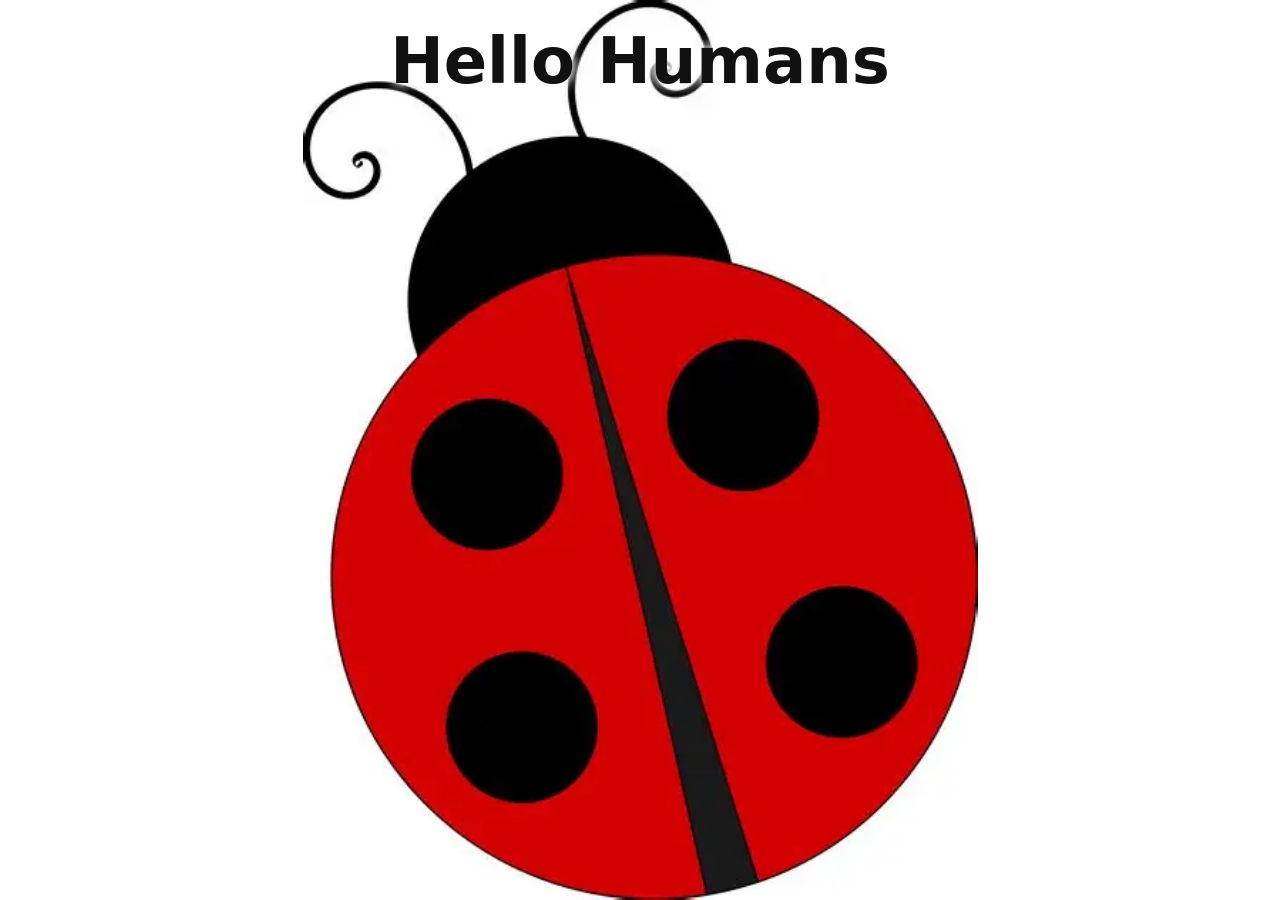
<file: index.html>
<!doctype html>
<html lang="en">
<head>
  <meta charset="utf-8">
  <meta name="viewport" content="width=device-width, initial-scale=1">
  <title>Hello Humans</title>
  <style>
    html, body {
      margin: 0;
      min-height: 100%;
    }
    body {
      min-height: 100vh;
      font-family: system-ui, -apple-system, "Segoe UI", Roboto, sans-serif;
      background: #fff url("OIP.webp") no-repeat center / contain;
    }
    h1 {
      margin: 0;
      padding: 24px 16px;
      text-align: center;
      font-size: clamp(2rem, 6vw, 4rem);
      color: #111;
      text-shadow: 0 0 8px #fff, 0 0 16px #fff;
    }
  </style>
</head>
<body>
  <h1>Hello Humans</h1>
</body>
</html>
</file>
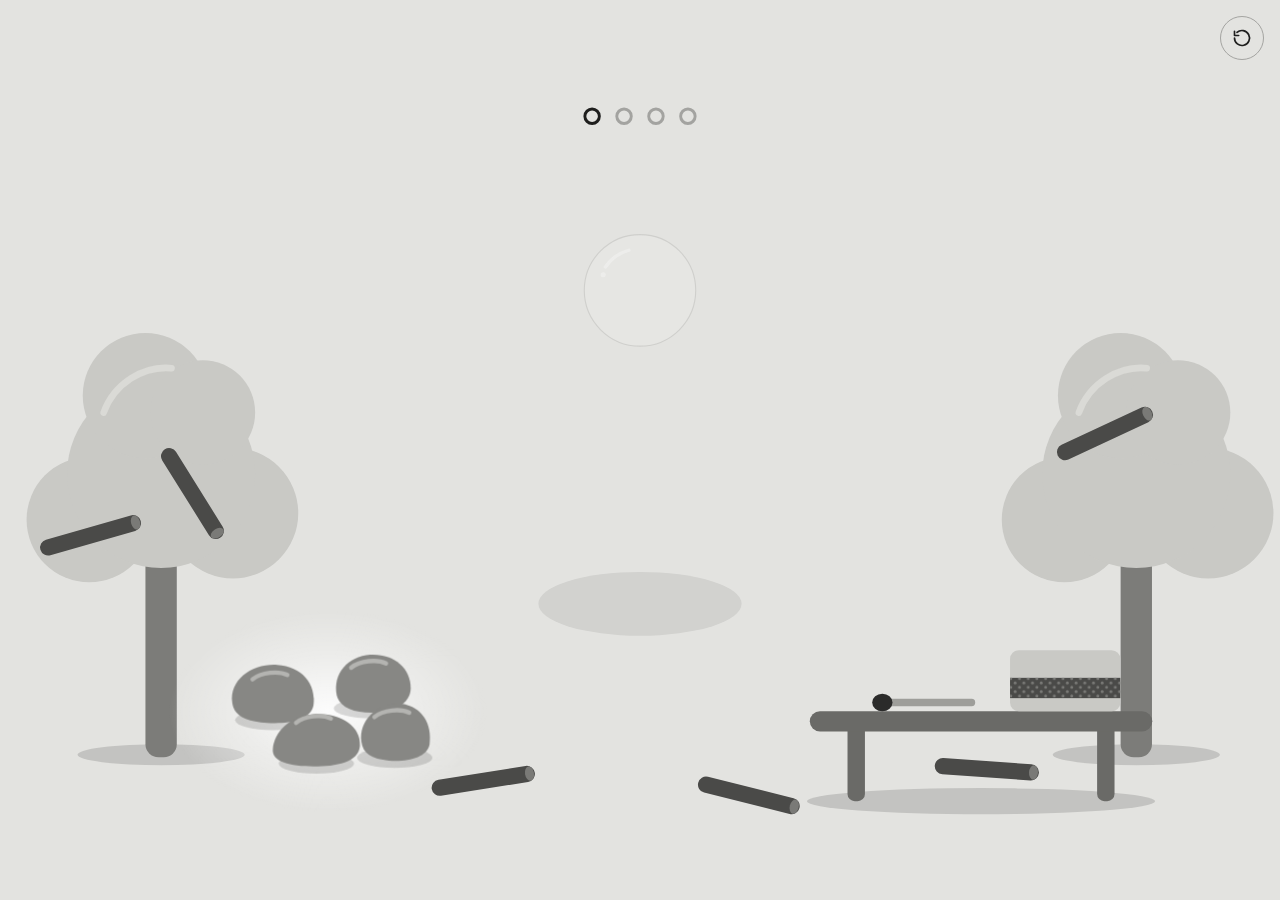
<file: docs/index.html>
<!doctype html>
<html lang="en">
<head>
<meta charset="utf-8">
<meta name="viewport" content="width=device-width,initial-scale=1,viewport-fit=cover">
<title>Campfire at Dusk</title>
<meta name="description" content="A four-step interaction sequence: ring the pit with rocks, gather wood, stack it, strike a match.">
<link rel="stylesheet" href="css/style.css">
</head>
<body>
<div id="wrap">
  <svg id="scene" viewBox="0 0 860 520" role="application" aria-label="Build a campfire at dusk" data-step="-">
    <defs>
      <radialGradient id="g-glow">
        <stop offset="0" class="glow-stop" stop-opacity=".9"/>
        <stop offset=".55" class="glow-stop" stop-opacity=".35"/>
        <stop offset="1" class="glow-stop" stop-opacity="0"/>
      </radialGradient>
      <radialGradient id="g-hole">
        <stop offset="0" stop-color="#000"/>
        <stop offset=".4" stop-color="#262626"/>
        <stop offset="1" stop-color="#fff"/>
      </radialGradient>
      <pattern id="grit" width="6" height="6" patternUnits="userSpaceOnUse">
        <circle class="grit" cx="1.5" cy="1.5" r="1"/><circle class="grit" cx="4.5" cy="4.5" r="1"/>
      </pattern>
      <!-- Dusk overlay is cut away around the fire once it is lit -->
      <mask id="duskMask" maskUnits="userSpaceOnUse" x="-2000" y="-2000" width="5000" height="5000">
        <rect x="-2000" y="-2000" width="5000" height="5000" fill="#fff"/>
        <circle id="duskHole" r="200" fill="url(#g-hole)" opacity="0"/>
      </mask>
    </defs>

    <g id="world">
      <!-- Hiding spots (Wood study) -->
      <g id="treeL"></g>
      <g id="treeR"></g>
      <g id="bench">
        <ellipse class="shadow" cx="0" cy="62" rx="120" ry="9"/>
        <rect class="bench" x="-92" y="6" width="12" height="56" rx="5"/>
        <rect class="bench" x="80" y="6" width="12" height="56" rx="5"/>
        <rect class="bench" x="-118" y="0" width="236" height="14" rx="7"/>
      </g>
      <g id="wildLogs"></g>

      <!-- Fire pit (Rocks + Matches studies) -->
      <g id="pit">
        <g id="sigPit" class="sig"><ellipse cy="-6" rx="140" ry="80" fill="url(#g-glow)"/></g>
        <g id="sigFire" class="sig"><ellipse cy="-20" rx="150" ry="100" fill="url(#g-glow)"/></g>
        <ellipse id="halo" cx="0" cy="-50" rx="190" ry="160" fill="url(#g-glow)" opacity="0"/>
        <ellipse id="pitGlow" cx="0" cy="-6" rx="110" ry="54" fill="url(#g-glow)"/>
        <ellipse class="ash" cx="0" cy="6" rx="70" ry="22"/>
        <g id="slots"></g>
        <g id="pitFx"></g>
      </g>

      <ellipse id="pileGlow" class="off" cx="0" cy="0" rx="110" ry="70" fill="url(#g-glow)"/>
      <g id="rocks"></g>
      <g id="fireLogsWrap"><g id="fireLogs"></g></g>

      <!-- Collection bubble (Wood study) -->
      <g id="bubble">
        <g id="bubbleArt">
          <circle class="glass" r="1"/>
        </g>
        <g id="bagLogs"></g>
        <g id="bubbleFront">
          <path class="glass-hl" d="M-.62,-.42 A.75,.75 0 0 1 -.2,-.72"/>
          <circle class="glass-dot" cx="-.66" cy="-.28" r=".045"/>
        </g>
      </g>

      <!-- Match + striker (Matches study) -->
      <g id="sigMatch" class="sig"><ellipse rx="80" ry="40" fill="url(#g-glow)"/></g>
      <g id="sigStrike" class="sig"><ellipse rx="78" ry="44" fill="url(#g-glow)"/></g>
      <g id="boxWrap"><g id="box">
        <rect class="box" x="-38" y="-21" width="76" height="42" rx="6"/>
        <rect class="strike" x="-38" y="-2" width="76" height="14"/>
        <rect x="-38" y="-2" width="76" height="14" fill="url(#grit)"/>
      </g></g>
      <g id="match">
        <rect x="-80" y="-14" width="100" height="28" fill="transparent"/>
        <rect class="stick" x="-46" y="-2.5" width="64" height="5" rx="2.5"/>
        <ellipse class="head" cx="-46" cy="0" rx="7" ry="6"/>
        <g id="matchFlame" transform="scale(0)"><path class="f1"/><path class="f3"/></g>
      </g>

      <g id="drag"></g>
      <g id="fxWorld"></g>
    </g>

    <rect id="dusk" x="-2000" y="-2000" width="5000" height="5000" mask="url(#duskMask)" opacity="0"/>

    <!-- Light sits above the dusk so the flame stays crisp -->
    <g id="light">
      <g id="bigFlame"><path class="f1"/><path class="f2"/><path class="f3"/></g>
      <g id="embers"></g>
      <g id="lightFx"></g>
    </g>
    <g id="sparks"></g>
    <g id="smoke"></g>
    <g id="progress" role="progressbar" aria-label="Progress" aria-valuemin="0" aria-valuemax="4" aria-valuenow="0"></g>
  </svg>

  <button id="reset" type="button" aria-label="Reset">
    <svg viewBox="0 0 24 24" fill="none" stroke="currentColor" stroke-width="2" stroke-linecap="round" stroke-linejoin="round"><path d="M3 12a9 9 0 1 0 3-6.7"/><path d="M3 4v5h5"/></svg>
  </button>
  <div id="status" class="sr" aria-live="polite"></div>
</div>

<script src="js/engine.js"></script>
<script src="js/fx.js"></script>
<script src="js/scene.js"></script>
<script src="js/rocks.js"></script>
<script src="js/wood.js"></script>
<script src="js/match.js"></script>
<script src="js/flow.js"></script>
</body>
</html>
</file>
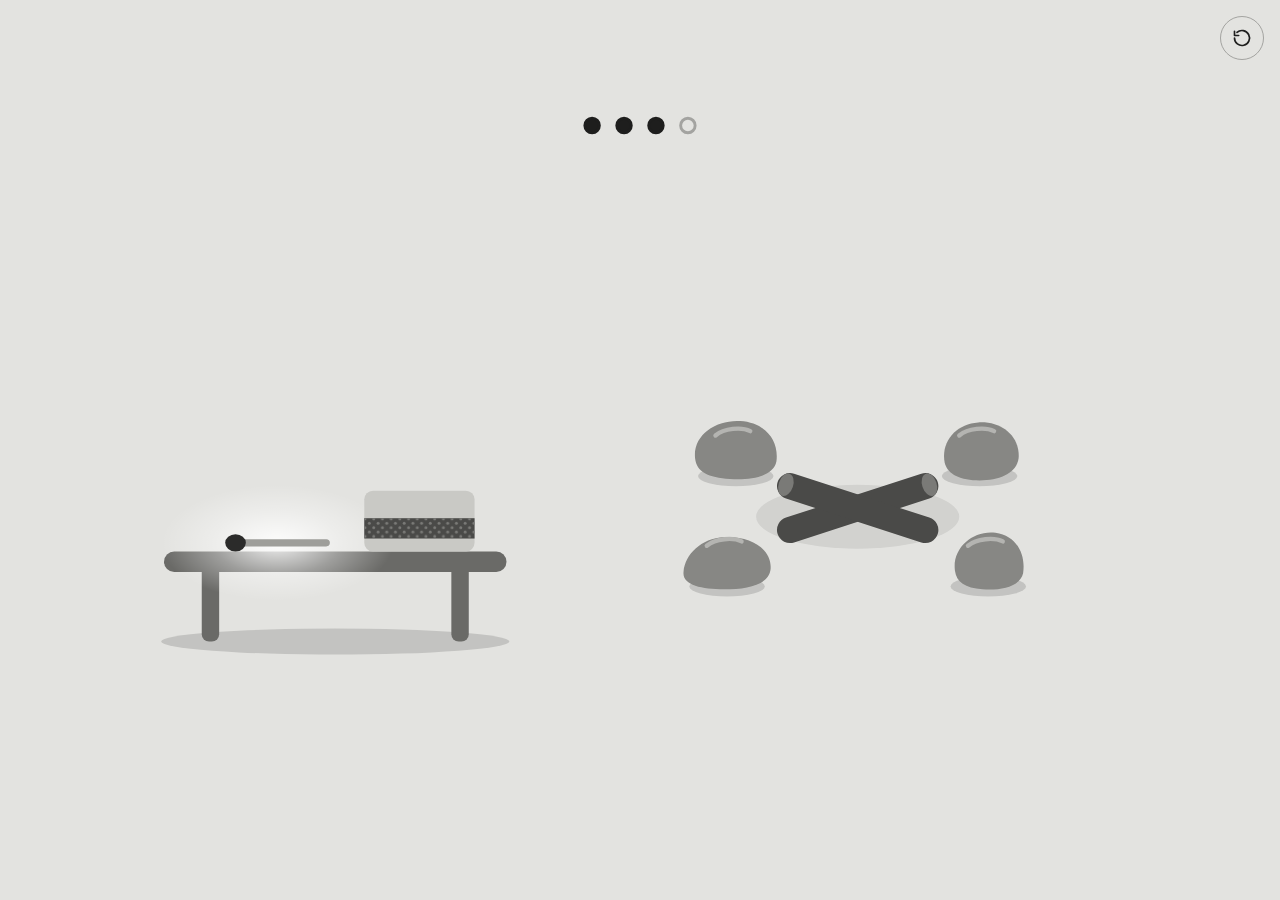
<file: studies/Campfire Matches.html>
<!doctype html><html><head><meta charset=utf8><meta name=viewport content="width=device-width,initial-scale=1,viewport-fit=cover"><style>:root{color-scheme:light;box-sizing:border-box;padding-top:env(safe-area-inset-top,0px);padding-bottom:env(safe-area-inset-bottom,0px)}html{scroll-padding-top:env(safe-area-inset-top,0px)}body{margin:0;padding:0;font:14px -apple-system,BlinkMacSystemFont,sans-serif;background:#fff;color:#000}img{max-width:100%}[hidden]:not([hidden=until-found i]){display:none!important}</style></head><body>
<title>Campfire Matches</title>
<meta name="claude:viewport-fit-sides" content="cover">
<style>
/* Layout: one full-bleed stage; bench with match + striker on the left (below on phones), laid campfire on the right. */
:root{
  --bg:#e3e3e0;
  --ink:#1e1e1d;
  --faint:#a3a3a0;
  --rock:#878784;
  --rock-hi:#b4b4b1;
  --wood:#4a4a48;
  --wood-end:#7a7a77;
  --bench:#6a6a67;
  --box:#c9c9c5;
  --ash:#d2d2cf;
  --shadow:rgba(0,0,0,.14);
  --glow:#ffffff;
  --f1:#2b2b2a; --f2:#6c6c69; --f3:#c6c6c2;
  --stick:#9e9e9a; --head:#2b2b2a;
}
@media (prefers-color-scheme: dark){:root:not([data-theme="light"]){
  --bg:#1a1a1b;--ink:#ececea;--faint:#555556;--rock:#79797b;--rock-hi:#a3a3a5;
  --wood:#59595b;--wood-end:#8a8a8c;--bench:#4a4a4c;--box:#3a3a3c;--ash:#262627;--shadow:rgba(0,0,0,.5);
  --glow:#ffffff;--f1:#efefed;--f2:#a9a9a7;--f3:#5c5c5e;--stick:#8e8e90;--head:#e2e2e0;color-scheme:dark}}
:root[data-theme="dark"]{
  --bg:#1a1a1b;--ink:#ececea;--faint:#555556;--rock:#79797b;--rock-hi:#a3a3a5;
  --wood:#59595b;--wood-end:#8a8a8c;--bench:#4a4a4c;--box:#3a3a3c;--ash:#262627;--shadow:rgba(0,0,0,.5);
  --glow:#ffffff;--f1:#efefed;--f2:#a9a9a7;--f3:#5c5c5e;--stick:#8e8e90;--head:#e2e2e0;color-scheme:dark}

html,body{height:100%}
body{background:var(--bg);color:var(--ink);overflow:hidden;box-sizing:border-box;
  padding-left:max(16px,env(safe-area-inset-left,0px));padding-right:max(16px,env(safe-area-inset-right,0px));padding-block:16px}
#wrap{position:relative;height:100%;width:100%}
#scene{display:block;width:100%;height:100%;touch-action:none;user-select:none;-webkit-user-select:none}

.rk{fill:var(--rock)} .hl{fill:none;stroke:var(--rock-hi);stroke-width:3;stroke-linecap:round}
.shadow{fill:var(--shadow)} .log{fill:var(--wood)} .log-end{fill:var(--wood-end)} .ash{fill:var(--ash)}
.bench{fill:var(--bench)} .box{fill:var(--box)} .strike{fill:var(--wood)} .grit{fill:var(--wood-end)}
.stick{fill:var(--stick)} .head{fill:var(--head)}
.f1{fill:var(--f1)} .f2{fill:var(--f2)} .f3{fill:var(--f3)}
.spark{fill:var(--ink)} .ember{fill:var(--f2)}
.smoke{fill:none;stroke:var(--faint);stroke-width:3;stroke-linecap:round}
.dot{fill:transparent;stroke:var(--faint);stroke-width:2} .dot.on{fill:var(--ink);stroke:var(--ink)}
.ring{fill:none;stroke:var(--ink);stroke-width:2}
.glow-stop{stop-color:var(--glow)}

.sig{opacity:0;transition:opacity .45s ease}
.sig.on{opacity:1}
.sig ellipse{animation:breathe 2.2s ease-in-out infinite;transform-box:fill-box;transform-origin:center}
@keyframes breathe{0%,100%{opacity:.55;transform:scale(.92)}50%{opacity:1;transform:scale(1.08)}}

#match{cursor:grab} #match.held{cursor:grabbing} #match.gone{pointer-events:none}

#reset{position:absolute;top:0;right:0;width:44px;height:44px;border-radius:50%;
  border:1.5px solid var(--faint);background:var(--bg);color:var(--ink);cursor:pointer;
  display:grid;place-items:center;transition:transform .3s cubic-bezier(.3,1.6,.5,1),border-color .2s}
#reset:hover{border-color:var(--ink);transform:rotate(-40deg)}
#reset:focus-visible{outline:2px solid var(--ink);outline-offset:3px}
#reset svg{width:20px;height:20px}
@media (prefers-reduced-motion:reduce){.sig ellipse{animation:none;opacity:.8}}
</style>

<div id="wrap">
  <svg id="scene" viewBox="0 0 860 520" role="img" aria-label="Campfire Matches study">
    <defs>
      <radialGradient id="g-glow">
        <stop offset="0" class="glow-stop" stop-opacity=".9"/>
        <stop offset=".55" class="glow-stop" stop-opacity=".35"/>
        <stop offset="1" class="glow-stop" stop-opacity="0"/>
      </radialGradient>
      <pattern id="grit" width="6" height="6" patternUnits="userSpaceOnUse">
        <circle class="grit" cx="1.5" cy="1.5" r="1"/><circle class="grit" cx="4.5" cy="4.5" r="1"/>
      </pattern>
    </defs>

    <g id="progress"></g>

    <!-- Bench (swap with your bench SVG) -->
    <g id="bench">
      <ellipse class="shadow" cx="0" cy="62" rx="120" ry="9"/>
      <rect class="bench" x="-92" y="6" width="12" height="56" rx="5"/>
      <rect class="bench" x="80" y="6" width="12" height="56" rx="5"/>
      <rect class="bench" x="-118" y="0" width="236" height="14" rx="7"/>
    </g>

    <g id="sigMatch" class="sig"><ellipse rx="80" ry="40" fill="url(#g-glow)"/></g>
    <g id="sigStrike" class="sig"><ellipse rx="78" ry="44" fill="url(#g-glow)"/></g>

    <!-- Matchbox with striker (swap with your matchbox SVG) -->
    <g id="boxWrap"><g id="box">
      <rect class="box" x="-38" y="-21" width="76" height="42" rx="6"/>
      <rect class="strike" x="-38" y="-2" width="76" height="14"/>
      <rect x="-38" y="-2" width="76" height="14" fill="url(#grit)"/>
    </g></g>

    <!-- Campfire, laid (swap with your campfire / rock SVGs) -->
    <g id="fire">
      <g id="sigFire" class="sig"><ellipse cy="-20" rx="150" ry="100" fill="url(#g-glow)"/></g>
      <ellipse id="halo" cx="0" cy="-50" rx="190" ry="160" fill="url(#g-glow)" opacity="0"/>
      <ellipse class="ash" cx="0" cy="6" rx="70" ry="22"/>
      <g id="logs">
        <g transform="rotate(-18)"><rect class="log" x="-58" y="-9" width="116" height="18" rx="9"/><ellipse class="log-end" cx="52" cy="0" rx="5" ry="8"/></g>
        <g transform="rotate(18)"><rect class="log" x="-58" y="-9" width="116" height="18" rx="9"/><ellipse class="log-end" cx="-52" cy="0" rx="5" ry="8"/></g>
      </g>
      <g id="bigFlame"><path class="f1"/><path class="f2"/><path class="f3"/></g>
      <g id="embers"></g>
      <g id="rocks"></g>
      <g id="fx"></g>
    </g>

    <g id="sparks"></g>

    <!-- Match (swap with your match SVG). Local origin = grip point; head at x = -46. -->
    <g id="match">
      <rect x="-80" y="-14" width="100" height="28" fill="transparent"/>
      <rect class="stick" x="-46" y="-2.5" width="64" height="5" rx="2.5"/>
      <ellipse class="head" cx="-46" cy="0" rx="7" ry="6"/>
      <g id="matchFlame" transform="scale(0)"><path class="f1"/><path class="f3"/></g>
    </g>
    <g id="smoke"></g>
  </svg>

  <button id="reset" type="button" aria-label="Reset">
    <svg viewBox="0 0 24 24" fill="none" stroke="currentColor" stroke-width="2" stroke-linecap="round" stroke-linejoin="round"><path d="M3 12a9 9 0 1 0 3-6.7"/><path d="M3 4v5h5"/></svg>
  </button>
</div>

<script>
(() => {
const NS = 'http://www.w3.org/2000/svg';
const $ = id => document.getElementById(id);
const S = $('scene'), wrap = $('wrap');
const reduce = matchMedia('(prefers-reduced-motion: reduce)').matches;
const M = reduce ? 0.35 : 1, F = reduce ? 0.25 : 1;
const el = (tag, a, p) => { const n = document.createElementNS(NS, tag); for (const k in a) n.setAttribute(k, a[k]); p && p.appendChild(n); return n; };

/* ---------- tweens ---------- */
const E = {
  out: t => 1 - Math.pow(1-t, 3),
  inOut: t => t < .5 ? 4*t*t*t : 1 - Math.pow(-2*t+2, 3)/2,
  back: t => { const c = 1.9; return 1 + (c+1)*Math.pow(t-1,3) + c*Math.pow(t-1,2); },
  elastic: t => t === 0 || t === 1 ? t : Math.pow(2,-10*t)*Math.sin((t*10-.75)*(2*Math.PI/3)) + 1,
  bounce: t => { const n=7.5625,d=2.75; if(t<1/d) return n*t*t; if(t<2/d) return n*(t-=1.5/d)*t+.75; if(t<2.5/d) return n*(t-=2.25/d)*t+.9375; return n*(t-=2.625/d)*t+.984375; },
};
let tweens = [];
function tween(o, to, dur, ease = E.out, opts = {}) {
  const keys = Object.keys(to);
  tweens = tweens.filter(w => !(w.o === o && w.keys.some(k => keys.includes(k))));
  const from = {}; keys.forEach(k => from[k] = o[k]);
  tweens.push({ o, keys, from, to, dur: Math.max(1, dur*M), t0: performance.now(), ease, done: opts.done, update: opts.update });
}
function stepTweens(now) {
  const fin = [];
  for (const w of tweens) {
    const t = Math.min(1, (now - w.t0) / w.dur), e = w.ease(t);
    for (const k of w.keys) w.o[k] = w.from[k] + (w.to[k] - w.from[k]) * e;
    w.update && w.update(t, e);
    if (t >= 1) fin.push(w);
  }
  if (fin.length) { tweens = tweens.filter(w => !fin.includes(w)); fin.forEach(w => w.done && w.done()); }
}

/* ---------- ribbon flame: layered, wavy outlines ---------- */
function flameD(h, w, t, seed, sway) {
  const N = 22, L = [], R = [];
  for (let i = 0; i <= N; i++) {
    const v = i / N, y = -h * v;
    const c = sway * v * (Math.sin(t*3.1 + v*4 + seed) + 0.35*Math.sin(t*7.3 + v*9 + seed*2));
    const prof = w * Math.pow(1 - v, 0.85) * Math.min(1, 0.45 + v*2.6);
    const ripple = 1 + 0.1*Math.sin(t*11 + v*12 + seed);
    L.push([c - prof/2*ripple, y]); R.push([c + prof/2*(2 - ripple), y]);
  }
  const pts = L.concat(R.reverse());
  return 'M' + pts.map(p => p[0].toFixed(1) + ',' + p[1].toFixed(1)).join(' L') + 'Z';
}

/* ---------- static pieces ---------- */
const SLOT_OFF = [[-84,-40],[84,-40],[-90,36],[90,36]];
const ROCK_D = [
 "M-28,6 C-30,-10 -14,-21 3,-20 C20,-19 30,-7 28,8 C26,18 11,21 -4,20 C-19,19 -27,15 -28,6Z",
 "M-24,9 C-27,-6 -16,-18 -1,-19 C15,-20 27,-10 27,4 C27,15 15,21 0,21 C-13,21 -22,17 -24,9Z",
 "M-30,8 C-29,-4 -18,-15 -2,-16 C16,-17 31,-8 30,6 C29,17 14,20 -2,20 C-18,20 -31,17 -30,8Z",
 "M-23,7 C-25,-9 -10,-21 5,-19 C19,-17 26,-5 24,9 C22,18 9,21 -4,20 C-16,19 -22,15 -23,7Z"];
const rocks = ROCK_D.map((d, i) => {
  const g = el('g', {}, $('rocks')), [x, y] = SLOT_OFF[i];
  const sh = el('ellipse', {class:'shadow', cx:x, cy:y+18, rx:26, ry:7}, g);
  const b = el('g', {}, g);
  el('path', {class:'rk', d}, b); el('path', {class:'hl', d:'M-14,-10 C-8,-15 4,-16 10,-13'}, b);
  return { b, x, y, lift:0, sx:1, sy:1 };
});
const dots = [0,1,2,3].map(i => ({ c: el('circle', {class:'dot', r:5, cx:(i-1.5)*22, cy:0}, $('progress')), s:1 }));

/* ---------- layout ---------- */
let W, H, fire, bench, box, home;
function layout() {
  const r = wrap.clientWidth / Math.max(1, wrap.clientHeight);
  if (r < 0.95) { W = 440; H = 760; fire = {x:220,y:310}; bench = {x:220,y:610}; }
  else { W = 860; H = 520; fire = {x:580,y:300}; bench = {x:220,y:330}; }
  box = { x: bench.x + 58, y: bench.y - 21 };
  home = { x: bench.x - 22, y: bench.y - 6 };
  S.setAttribute('viewBox', `0 0 ${W} ${H}`);
  $('fire').setAttribute('transform', `translate(${fire.x},${fire.y})`);
  $('bench').setAttribute('transform', `translate(${bench.x},${bench.y})`);
  $('sigMatch').setAttribute('transform', `translate(${home.x - 18},${home.y})`);
  $('sigStrike').setAttribute('transform', `translate(${box.x},${box.y + 4})`);
  $('progress').setAttribute('transform', `translate(${W/2},${Math.max(34, H*0.07)})`);
  if (!m.held && !m.moving && !m.gone) { m.x = home.x; m.y = home.y; }
}

/* ---------- state ---------- */
const m = { x:0, y:0, lift:0, base:0, lean:0, sx:1, sy:1, op:1, px:0, py:0, tx:0, ty:0, ox:0, oy:0,
            held:false, moving:false, gone:false, lit:false, fl:0, rub:0, hx:0, hy:0 };
const bx = { j:0, s:1 };            // matchbox jiggle
const logs = { r:0 };               // logs "no" wobble
const fireS = { s:0, h:0 };         // campfire flame scale + halo
let done = false, lastNo = 0;
const matchEl = $('match');

/* ---------- particles ---------- */
const sparks = [], embers = [];
function spark(x, y, n, spd = 3) {
  for (let k = 0; k < n; k++) {
    const a = -Math.PI/2 + (Math.random() - .5) * 2.4, v = spd * (0.5 + Math.random());
    sparks.push({ x, y, vx: Math.cos(a)*v, vy: Math.sin(a)*v, life: 1, r: 1.5 + Math.random()*2.2,
                  n: el('circle', {class:'spark'}, $('sparks')) });
  }
}
function ring(x, y, r0, parent) {
  const e = el('ellipse', {class:'ring', cx:x, cy:y}, parent), o = {k:0};
  tween(o, {k:1}, 560, E.out, { update: (t, v) => { e.setAttribute('rx', r0 + v*r0*1.4); e.setAttribute('ry', (r0 + v*r0*1.4)*.45); e.setAttribute('opacity', .7*(1-v)); }, done: () => e.remove() });
}

/* ---------- interaction ---------- */
function toSvg(e) { const p = S.createSVGPoint(); p.x = e.clientX; p.y = e.clientY; return p.matrixTransform(S.getScreenCTM().inverse()); }
matchEl.addEventListener('pointerdown', e => {
  if (m.moving || m.gone || done) return;
  e.preventDefault(); matchEl.setPointerCapture(e.pointerId);
  m.held = true; matchEl.classList.add('held');
  const p = toSvg(e); m.ox = m.x - p.x; m.oy = m.y - p.y; m.tx = m.x; m.ty = m.y; m.px = m.x; m.py = m.y;
  // On contact: pop + squash, tip head up
  tween(m, {sx:1.18, sy:0.75}, 90, E.out, { done: () => tween(m, {sx:1, sy:1}, 600, E.elastic) });
  tween(m, {lift:16}, 320, E.back);
  tween(m, {base:-32}, 520, E.elastic);
});
matchEl.addEventListener('pointerenter', () => { if (!m.held && !m.moving && !m.gone && !done) tween(m, {lift:6}, 240, E.back); });
matchEl.addEventListener('pointerleave', () => { if (!m.held && !m.moving && !m.gone && !done) tween(m, {lift:0}, 260); });
S.addEventListener('pointermove', e => {
  if (!m.held) return;
  const p = toSvg(e); m.tx = p.x + m.ox; m.ty = p.y + m.oy;
});
function release() {
  if (!m.held) return;
  m.held = false; matchEl.classList.remove('held');
  sendHome();
}
S.addEventListener('pointerup', release);
S.addEventListener('pointercancel', release);

function sendHome() {
  // Incorrect input: bounce back to the bench, wiggle "no"
  m.moving = true;
  const l0 = m.lift;
  tween(m, {base:0}, 520, E.out);
  tween(m, {x:home.x, y:home.y}, 560, E.out, {
    update: t => { m.lift = l0*(1-t) + Math.sin(Math.PI*t)*60; },
    done: () => {
      m.lift = 0; m.moving = false;
      tween(m, {sx:1.22, sy:0.78}, 80, E.out, { done: () => tween(m, {sx:1, sy:1}, 600, E.elastic) });
      const w = {v:0}; tween(w, {v:1}, 520, x => x, { update: t => { m.lean = Math.sin(t*Math.PI*4) * 10 * (1-t); } });
    } });
}

function ignite() {
  m.lit = true; m.rub = 0;
  tween(m, {fl:1}, 700, E.elastic);
  spark(m.hx, m.hy, 16, 4.5);
  tween(bx, {s:1.15}, 90, E.out, { done: () => tween(bx, {s:1}, 600, E.elastic) });
}

function lightFire() {
  done = true; m.held = false; m.gone = true; matchEl.classList.remove('held'); matchEl.classList.add('gone');
  const tx = fire.x, ty = fire.y - 14;
  tween(m, {x: tx + 46*Math.cos(m.base*Math.PI/180), y: ty + 46*Math.sin(m.base*Math.PI/180), lift:0}, 280, E.inOut, {
    done: () => {
      tween(m, {op:0, sx:.6, sy:.6, fl:0}, 320, E.out);
      puffSmoke(tx, ty - 10);
      tween(fireS, {s:1}, 1300, E.elastic);
      tween(fireS, {h:1}, 900, E.out);
      ring(0, 4, 50, $('fx'));
      spark(tx, ty - 20, 22, 5);
      // Completion: last dot fills, rocks hop in a wave
      const d = dots[3]; d.c.classList.add('on'); d.s = .2; tween(d, {s:1}, 700, E.elastic);
      rocks.forEach((r, i) => setTimeout(() => { if (!done) return;
        tween(r, {lift:16}, 170, E.out, { done: () => tween(r, {lift:0}, 520, E.bounce) }); }, (180 + i*90)*M));
    } });
}
function puffSmoke(x, y) {
  for (let k = 0; k < 2; k++) {
    const p = el('path', {class:'smoke'}, $('smoke')), o = {k:0}, off = k ? 12 : -10;
    tween(o, {k:1}, 1400, E.out, { update: (t, v) => {
      let d = ''; for (let i = 0; i <= 12; i++) { const s = i/12, yy = y - s*70*v - 10*v;
        const xx = x + off + Math.sin(s*6 + v*5 + k)*10*s; d += (i ? ' L' : 'M') + xx.toFixed(1) + ',' + yy.toFixed(1); }
      p.setAttribute('d', d); p.setAttribute('opacity', .8*(1-v)); }, done: () => p.remove() });
  }
}

/* ---------- reset ---------- */
function reset() {
  tweens = []; done = false;
  sparks.splice(0).forEach(s => s.n.remove()); embers.splice(0).forEach(e => e.n.remove());
  $('smoke').innerHTML = ''; $('fx').innerHTML = '';
  Object.assign(m, { held:false, moving:false, gone:false, lit:false, fl:0, rub:0, op:1, base:0, lean:0, sx:1, sy:1, lift:0 });
  matchEl.classList.remove('held', 'gone');
  fireS.s = 0; fireS.h = 0; bx.s = 1; logs.r = 0;
  rocks.forEach(r => r.lift = 0);
  dots.forEach((d, i) => { d.s = 1; d.c.classList.toggle('on', i < 3); });
  entrance();
}
$('reset').addEventListener('click', reset);

/* Signifier: the match drops onto the bench */
function entrance() {
  m.moving = true; m.x = home.x; m.y = home.y - 170; m.base = -60;
  tween(m, {base:0}, 900, E.elastic);
  tween(m, {y: home.y}, 760, E.bounce, { done: () => { m.moving = false;
    tween(m, {sx:1.2, sy:.8}, 70, E.out, { done: () => tween(m, {sx:1, sy:1}, 500, E.elastic) }); } });
}

/* ---------- frame ---------- */
const bigP = [...$('bigFlame').children], smallP = [...$('matchFlame').children];
function frame(now) {
  stepTweens(now);
  const t = now / 1000;

  if (m.held) {
    m.x += (m.tx - m.x) * 0.3; m.y += (m.ty - m.y) * 0.3;
    const vx = m.x - m.px; m.px = m.x; m.py = m.y;
    const target = Math.max(-28, Math.min(28, vx * 2));
    m.lean += (target - m.lean) * 0.2;
    if (!reduce) m.lift = 16 + Math.sin(t*5.5) * 3;
  }
  const rot = (m.base + m.lean) * Math.PI / 180;
  const hxp = m.hx, hyp = m.hy;
  m.hx = m.x - 46*Math.cos(rot); m.hy = m.y - m.lift - 46*Math.sin(rot);

  if (m.held && !done) {
    if (!m.lit) {
      // During: head rubbing across the striker throws sparks
      const inStrike = m.hx > box.x - 52 && m.hx < box.x + 52 && m.hy > box.y - 16 && m.hy < box.y + 26;
      const d = Math.hypot(m.hx - hxp, m.hy - hyp);
      if (inStrike && d > 0.6) {
        m.rub += d;
        if (Math.random() < Math.min(1, d / 6)) spark(m.hx, m.hy, 1 + (d > 8 ? 2 : 0), 2.4);
        bx.j = Math.min(3, d * 0.4);
        if (m.rub > 110) ignite();
      } else { m.rub *= 0.985; bx.j *= 0.8; }
    } else {
      bx.j *= 0.8;
    }
    // Contact with the fire
    const fd = Math.hypot(m.hx - fire.x, m.hy - (fire.y - 8));
    if (fd < 70) {
      if (m.lit) lightFire();
      else if (now - lastNo > 900) {
        lastNo = now; const w = {v:0};
        tween(w, {v:1}, 500, x => x, { update: tt => { logs.r = Math.sin(tt*Math.PI*4) * 5 * (1-tt); } });
      }
    }
  } else bx.j *= 0.8;

  // match
  matchEl.setAttribute('transform', `translate(${m.x},${m.y - m.lift}) rotate(${m.base + m.lean}) scale(${m.sx},${m.sy})`);
  matchEl.setAttribute('opacity', m.op);
  const fl = m.fl;
  $('matchFlame').setAttribute('transform', `translate(-50,-2) rotate(${-(m.base + m.lean)}) scale(${fl})`);
  if (fl > 0.001) { smallP[0].setAttribute('d', flameD(30, 17, t*1.6*F, 1, 4*F)); smallP[1].setAttribute('d', flameD(15, 8, t*1.9*F, 2, 2*F)); }

  // matchbox jiggle
  const jx = (Math.random() - .5) * bx.j, jy = (Math.random() - .5) * bx.j;
  $('boxWrap').setAttribute('transform', `translate(${box.x + jx},${box.y + jy}) scale(${bx.s})`);

  // logs wobble
  $('logs').setAttribute('transform', `rotate(${logs.r})`);

  // campfire flame (layered ribbons)
  if (fireS.s > 0.001) {
    const s = fireS.s;
    bigP[0].setAttribute('d', flameD(150*s, 96*s, t*F, 0, 14*F*s));
    bigP[1].setAttribute('d', flameD(112*s, 66*s, t*1.2*F, 1.7, 10*F*s));
    bigP[2].setAttribute('d', flameD(70*s, 36*s, t*1.45*F, 3.1, 6*F*s));
    if (!reduce && Math.random() < 0.18 * s && embers.length < 18)
      embers.push({ x:(Math.random()-.5)*40, y:-30, vy:-(0.8+Math.random()*1.1), ph:Math.random()*6, life:1, n: el('circle', {class:'ember'}, $('embers')) });
  } else bigP.forEach(p => p.setAttribute('d', ''));
  $('halo').setAttribute('opacity', fireS.h * (0.85 + 0.15*F*Math.sin(t*7)));

  for (let i = embers.length - 1; i >= 0; i--) {
    const e = embers[i]; e.y += e.vy; e.life -= 0.012;
    e.n.setAttribute('cx', e.x + Math.sin(t*3 + e.ph + e.y*0.04) * 10); e.n.setAttribute('cy', e.y);
    e.n.setAttribute('r', 2.6 * e.life); e.n.setAttribute('opacity', e.life);
    if (e.life <= 0) { e.n.remove(); embers.splice(i, 1); }
  }
  for (let i = sparks.length - 1; i >= 0; i--) {
    const s = sparks[i]; s.x += s.vx; s.y += s.vy; s.vy += 0.16; s.vx *= 0.97; s.life -= 0.035;
    s.n.setAttribute('cx', s.x); s.n.setAttribute('cy', s.y); s.n.setAttribute('r', s.r * s.life);
    if (s.life <= 0) { s.n.remove(); sparks.splice(i, 1); }
  }

  // rocks
  rocks.forEach(r => r.b.setAttribute('transform', `translate(${r.x},${r.y - r.lift}) scale(${r.sx},${r.sy})`));
  dots.forEach(d => { const cx = d.c.getAttribute('cx'); d.c.setAttribute('transform', `translate(${cx},0) scale(${d.s}) translate(${-cx},0)`); });

  // signifiers
  $('sigMatch').classList.toggle('on', !m.held && !m.moving && !done && !m.gone);
  $('sigStrike').classList.toggle('on', m.held && !m.lit && !done);
  $('sigFire').classList.toggle('on', m.lit && !done);

  requestAnimationFrame(frame);
}

layout();
dots.forEach((d, i) => d.c.classList.toggle('on', i < 3));
new ResizeObserver(layout).observe(wrap);
entrance();
requestAnimationFrame(frame);
})();
</script>

</body></html>
</file>
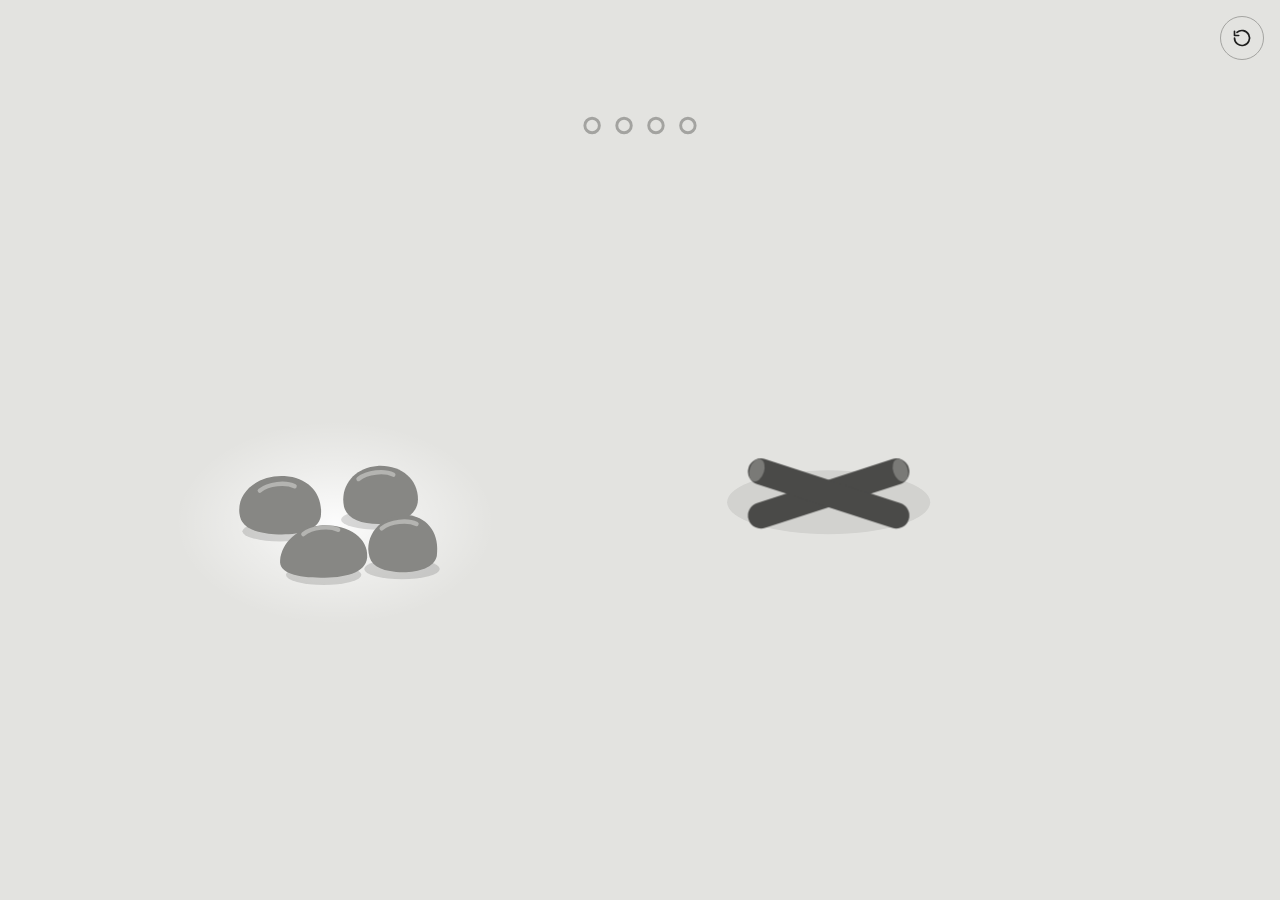
<file: studies/Campfire Rocks.html>
<!doctype html><html><head><meta charset=utf8><meta name=viewport content="width=device-width,initial-scale=1,viewport-fit=cover"><style>:root{color-scheme:light;box-sizing:border-box;padding-top:env(safe-area-inset-top,0px);padding-bottom:env(safe-area-inset-bottom,0px)}html{scroll-padding-top:env(safe-area-inset-top,0px)}body{margin:0;padding:0;font:14px -apple-system,BlinkMacSystemFont,sans-serif;background:#fff;color:#000}img{max-width:100%}[hidden]:not([hidden=until-found i]){display:none!important}</style></head><body>
<title>Campfire Rocks</title>
<meta name="claude:viewport-fit-sides" content="cover">
<style>
/* Layout: one full-bleed stage; fire on the right (or top on phones), rock pile left (or below). */
:root{
  --bg:#e3e3e0;
  --ink:#1e1e1d;
  --faint:#a3a3a0;
  --rock:#878784;
  --rock-hi:#b4b4b1;
  --wood:#4a4a48;
  --wood-end:#7a7a77;
  --ash:#d2d2cf;
  --shadow:rgba(0,0,0,.14);
  --glow:#ffffff;
  --flame:#2b2b2a;
  --flame-in:#9a9a97;
}
@media (prefers-color-scheme: dark){:root:not([data-theme="light"]){
  --bg:#1a1a1b;--ink:#ececea;--faint:#555556;--rock:#79797b;--rock-hi:#a3a3a5;
  --wood:#59595b;--wood-end:#8a8a8c;--ash:#262627;--shadow:rgba(0,0,0,.5);
  --glow:#ffffff;--flame:#ededeb;--flame-in:#9c9c9a;color-scheme:dark}}
:root[data-theme="dark"]{
  --bg:#1a1a1b;--ink:#ececea;--faint:#555556;--rock:#79797b;--rock-hi:#a3a3a5;
  --wood:#59595b;--wood-end:#8a8a8c;--ash:#262627;--shadow:rgba(0,0,0,.5);
  --glow:#ffffff;--flame:#ededeb;--flame-in:#9c9c9a;color-scheme:dark}

html,body{height:100%}
body{background:var(--bg);color:var(--ink);overflow:hidden;
  padding-left:max(16px,env(safe-area-inset-left,0px));padding-right:max(16px,env(safe-area-inset-right,0px));
  padding-block:16px;box-sizing:border-box}
#wrap{position:relative;height:100%;width:100%}
#scene{display:block;width:100%;height:100%;touch-action:none;user-select:none;-webkit-user-select:none}
.rk-body{cursor:grab}
.rk-body.dragging{cursor:grabbing}
.placed .rk-body{cursor:default}
.rk{fill:var(--rock)}
.hl{fill:none;stroke:var(--rock-hi);stroke-width:3;stroke-linecap:round}
.shadow{fill:var(--shadow)}
.log{fill:var(--wood)}
.log-end{fill:var(--wood-end)}
.ash{fill:var(--ash)}
.slot{fill:none;stroke:var(--faint);stroke-width:2;stroke-dasharray:5 6}
#slots{opacity:0;transition:opacity .35s ease}
#slots.show{opacity:1}
.dot{fill:transparent;stroke:var(--faint);stroke-width:2}
.dot.on{fill:var(--ink);stroke:var(--ink)}
.puff{fill:none;stroke:var(--ink);stroke-width:2}
.flame-o{fill:var(--flame)}
.flame-i{fill:var(--flame-in)}
.glow-stop{stop-color:var(--glow)}
#pileGlow{animation:breathe 2.4s ease-in-out infinite;transform-box:fill-box;transform-origin:center}
#pileGlow.off{animation:none;opacity:0;transition:opacity .5s}
@keyframes breathe{0%,100%{opacity:.55;transform:scale(.94)}50%{opacity:1;transform:scale(1.06)}}

#reset{position:absolute;top:0;right:0;width:44px;height:44px;border-radius:50%;
  border:1.5px solid var(--faint);background:var(--bg);color:var(--ink);cursor:pointer;
  display:grid;place-items:center;transition:transform .3s cubic-bezier(.3,1.6,.5,1),border-color .2s}
#reset:hover{border-color:var(--ink);transform:rotate(-40deg)}
#reset:focus-visible{outline:2px solid var(--ink);outline-offset:3px}
#reset svg{width:20px;height:20px}
@media (prefers-reduced-motion:reduce){#pileGlow{animation:none;opacity:.8}}
</style>

<div id="wrap">
  <svg id="scene" viewBox="0 0 860 520" aria-label="Campfire Rocks study" role="img">
    <defs>
      <radialGradient id="g-glow">
        <stop offset="0" class="glow-stop" stop-opacity=".9"/>
        <stop offset=".55" class="glow-stop" stop-opacity=".35"/>
        <stop offset="1" class="glow-stop" stop-opacity="0"/>
      </radialGradient>
    </defs>

    <!-- Progress -->
    <g id="progress"></g>

    <!-- Campfire (swap with your campfire SVG) -->
    <g id="fire">
      <ellipse id="halo" cx="0" cy="-30" rx="170" ry="130" fill="url(#g-glow)" opacity="0"/>
      <ellipse class="ash" cx="0" cy="6" rx="70" ry="22"/>
      <g id="slots"></g>
      <g id="logs">
        <g transform="rotate(-18)">
          <rect class="log" x="-58" y="-9" width="116" height="18" rx="9"/>
          <ellipse class="log-end" cx="52" cy="0" rx="5" ry="8"/>
        </g>
        <g transform="rotate(18)">
          <rect class="log" x="-58" y="-9" width="116" height="18" rx="9"/>
          <ellipse class="log-end" cx="-52" cy="0" rx="5" ry="8"/>
        </g>
      </g>
      <g id="flame" transform="scale(0)">
        <path class="flame-o" d="M0,0 C-30,0 -38,-30 -22,-58 C-16,-70 -10,-80 -8,-96 C4,-80 26,-66 30,-38 C34,-14 22,0 0,0Z"/>
        <path class="flame-i" d="M0,0 C-14,0 -18,-16 -10,-32 C-6,-40 -2,-46 0,-56 C8,-44 16,-34 16,-20 C16,-8 10,0 0,0Z"/>
      </g>
      <g id="fx"></g>
    </g>

    <!-- Rock pile signifier -->
    <ellipse id="pileGlow" cx="0" cy="0" rx="110" ry="70" fill="url(#g-glow)"/>

    <!-- Rocks (swap paths with your rock SVGs) -->
    <g id="rocks"></g>
  </svg>

  <button id="reset" type="button" aria-label="Reset">
    <svg viewBox="0 0 24 24" fill="none" stroke="currentColor" stroke-width="2" stroke-linecap="round" stroke-linejoin="round"><path d="M3 12a9 9 0 1 0 3-6.7"/><path d="M3 4v5h5"/></svg>
  </button>
</div>

<script>
(() => {
const NS = 'http://www.w3.org/2000/svg';
const S = document.getElementById('scene');
const wrap = document.getElementById('wrap');
const fireG = document.getElementById('fire');
const flameG = document.getElementById('flame');
const halo = document.getElementById('halo');
const slotsG = document.getElementById('slots');
const fxG = document.getElementById('fx');
const rocksG = document.getElementById('rocks');
const pileGlow = document.getElementById('pileGlow');
const progG = document.getElementById('progress');
const reduce = matchMedia('(prefers-reduced-motion: reduce)').matches;
const M = reduce ? 0.35 : 1; // duration multiplier

const el = (tag, attrs, parent) => { const n = document.createElementNS(NS, tag);
  for (const k in attrs) n.setAttribute(k, attrs[k]); if (parent) parent.appendChild(n); return n; };

/* ---------- easing + tweens ---------- */
const E = {
  out: t => 1 - Math.pow(1 - t, 3),
  inOut: t => t < .5 ? 4*t*t*t : 1 - Math.pow(-2*t + 2, 3)/2,
  back: t => { const c = 1.9; return 1 + (c+1)*Math.pow(t-1,3) + c*Math.pow(t-1,2); },
  elastic: t => t === 0 || t === 1 ? t : Math.pow(2,-10*t)*Math.sin((t*10-.75)*(2*Math.PI/3)) + 1,
};
let tweens = [];
function tween(o, to, dur, ease = E.out, opts = {}) {
  const keys = Object.keys(to);
  tweens = tweens.filter(w => !(w.o === o && w.keys.some(k => keys.includes(k))));
  const from = {}; keys.forEach(k => from[k] = o[k]);
  const w = { o, keys, from, to, dur: Math.max(1, dur*M), t0: performance.now() + (opts.delay||0)*M, ease, done: opts.done, update: opts.update };
  tweens.push(w); return w;
}
function stepTweens(now) {
  const finished = [];
  for (const w of tweens) {
    if (now < w.t0) continue;
    const t = Math.min(1, (now - w.t0) / w.dur), e = w.ease(t);
    for (const k of w.keys) w.o[k] = w.from[k] + (w.to[k] - w.from[k]) * e;
    if (w.update) w.update(t, e);
    if (t >= 1) finished.push(w);
  }
  if (finished.length) { tweens = tweens.filter(w => !finished.includes(w)); finished.forEach(w => w.done && w.done()); }
}

/* ---------- layout ---------- */
const SLOT_OFF = [[-84,-40],[84,-40],[-90,36],[90,36]];
const PILE_OFF = [[-38,-12],[30,-20],[-8,18],[46,14]];
let fire = {x:540,y:270}, pile = {x:220,y:300}, W = 860, H = 520;
function layout() {
  const r = wrap.clientWidth / Math.max(1, wrap.clientHeight);
  if (r < 0.95) { W = 440; H = 760; fire = {x:220,y:300}; pile = {x:220,y:600}; }
  else { W = 860; H = 520; fire = {x:560,y:290}; pile = {x:220,y:310}; }
  S.setAttribute('viewBox', `0 0 ${W} ${H}`);
  fireG.setAttribute('transform', `translate(${fire.x},${fire.y})`);
  pileGlow.setAttribute('cx', pile.x); pileGlow.setAttribute('cy', pile.y);
  progG.setAttribute('transform', `translate(${W/2},${Math.max(34, H*0.07)})`);
  rocks.forEach((r, i) => {
    r.home = { x: pile.x + PILE_OFF[i][0], y: pile.y + PILE_OFF[i][1] };
    if (!r.drag && !r.moving) {
      const p = r.slot >= 0 ? slotPos(r.slot) : r.home; r.x = p.x; r.y = p.y;
    }
  });
}
const slotPos = s => ({ x: fire.x + SLOT_OFF[s][0], y: fire.y + SLOT_OFF[s][1] });

/* ---------- slots + progress ---------- */
const slotEls = SLOT_OFF.map(([x,y]) => {
  const g = el('g', {transform:`translate(${x},${y})`}, slotsG);
  const e = el('ellipse', {class:'slot', rx:30, ry:20, cy:4}, g);
  return { g, e, s:1, filled:false };
});
const dots = [0,1,2,3].map(i => {
  const c = el('circle', {class:'dot', r:5, cx:(i-1.5)*22, cy:0}, progG);
  return { c, s:1 };
});

/* ---------- rocks ---------- */
const ROCK_D = [
 "M-28,6 C-30,-10 -14,-21 3,-20 C20,-19 30,-7 28,8 C26,18 11,21 -4,20 C-19,19 -27,15 -28,6Z",
 "M-24,9 C-27,-6 -16,-18 -1,-19 C15,-20 27,-10 27,4 C27,15 15,21 0,21 C-13,21 -22,17 -24,9Z",
 "M-30,8 C-29,-4 -18,-15 -2,-16 C16,-17 31,-8 30,6 C29,17 14,20 -2,20 C-18,20 -31,17 -30,8Z",
 "M-23,7 C-25,-9 -10,-21 5,-19 C19,-17 26,-5 24,9 C22,18 9,21 -4,20 C-16,19 -22,15 -23,7Z"];
const rocks = ROCK_D.map((d, i) => {
  const g = el('g', {}, rocksG);
  const sh = el('ellipse', {class:'shadow', rx:26, ry:7}, g);
  const body = el('g', {class:'rk-body', tabindex:'-1'}, g);
  el('path', {class:'rk', d}, body);
  el('path', {class:'hl', d:'M-14,-10 C-8,-15 4,-16 10,-13'}, body);
  const r = { i, g, sh, body, x:0, y:0, lift:0, rot:0, sx:1, sy:1, slot:-1, drag:false, moving:false,
              tx:0, ty:0, px:0, ox:0, oy:0 };
  body.addEventListener('pointerdown', e => grab(r, e));
  body.addEventListener('pointerenter', () => { if (!r.drag && !r.moving && r.slot < 0) tween(r, {lift:6}, 220, E.back); });
  body.addEventListener('pointerleave', () => { if (!r.drag && !r.moving && r.slot < 0) tween(r, {lift:0}, 260, E.out); });
  return r;
});

/* ---------- interaction ---------- */
let active = null, hot = -1, done = false;
function toSvg(e) { const p = S.createSVGPoint(); p.x = e.clientX; p.y = e.clientY; return p.matrixTransform(S.getScreenCTM().inverse()); }

function grab(r, e) {
  if (r.slot >= 0 || r.moving || active) return;
  e.preventDefault();
  r.body.setPointerCapture(e.pointerId);
  active = r; r.drag = true; r.body.classList.add('dragging');
  rocksG.appendChild(r.g);
  const p = toSvg(e); r.ox = r.x - p.x; r.oy = r.y - p.y; r.tx = r.x; r.ty = r.y; r.px = r.x;
  // On contact: squash, then spring up off the ground
  tween(r, {sx:1.16, sy:0.8}, 90, E.out, { done: () =>
    tween(r, {sx:0.94, sy:1.1, lift:26}, 240, E.back, { done: () =>
      tween(r, {sx:1, sy:1}, 380, E.elastic) }) });
  slotsG.classList.add('show');
}
S.addEventListener('pointermove', e => {
  if (!active) return;
  const p = toSvg(e); active.tx = p.x + active.ox; active.ty = p.y + active.oy;
  // nearest open slot
  let best = -1, bd = 95;
  slotEls.forEach((s, i) => { if (s.filled) return; const sp = slotPos(i);
    const d = Math.hypot(active.tx - sp.x, active.ty - sp.y); if (d < bd) { bd = d; best = i; } });
  if (best !== hot) {
    if (hot >= 0) tween(slotEls[hot], {s:1}, 300, E.out);
    if (best >= 0) tween(slotEls[best], {s:1.22}, 420, E.elastic);
    hot = best;
  }
});
function release() {
  if (!active) return;
  const r = active; active = null; r.drag = false; r.body.classList.remove('dragging');
  slotsG.classList.remove('show');
  if (hot >= 0) { const s = hot; tween(slotEls[s], {s:1}, 200); hot = -1; place(r, s); }
  else goHome(r);
}
S.addEventListener('pointerup', release);
S.addEventListener('pointercancel', release);

function arc(r, to, dur, height, ease, after) {
  r.moving = true;
  const l0 = r.lift;
  tween(r, {x:to.x, y:to.y}, dur, ease, {
    update: (t) => { r.lift = l0*(1-t) + Math.sin(Math.PI*t)*height; },
    done: () => { r.lift = 0; r.moving = false; after && after(); } });
}
function land(r, k = 1) {
  tween(r, {sx:1 + .3*k, sy:1 - .3*k}, 80, E.out, { done: () => tween(r, {sx:1, sy:1}, 650, E.elastic) });
}
function place(r, s) {
  r.slot = s; slotEls[s].filled = true;
  r.g.classList.add('placed');
  const target = slotPos(s);
  tween(r, {rot:0}, 500, E.out);
  arc(r, target, 460, 42, E.inOut, () => {
    land(r);
    puff(SLOT_OFF[s]);
    const n = slotEls.filter(x => x.filled).length;
    const d = dots[n-1]; d.c.classList.add('on'); d.s = 0.2; tween(d, {s:1}, 600, E.elastic);
    if (n === 4) setTimeout(complete, 260*M);
  });
}
function goHome(r) {
  // Incorrect input: float back with a little head-shake on landing
  tween(r, {rot: r.rot > 0 ? -12 : 12}, 300, E.out);
  arc(r, r.home, 560, 70, E.out, () => {
    land(r, .6);
    const w = {v:0};
    tween(w, {v:1}, 520, x => x, { update: t => { r.rot = Math.sin(t*Math.PI*4) * 9 * (1-t); } });
    pileGlow.style.animationDuration = '.6s';
    setTimeout(() => pileGlow.style.animationDuration = '', 1300);
  });
}
function puff([x, y]) {
  const e = el('ellipse', {class:'puff', cx:x, cy:y+12, rx:24, ry:8, opacity:.6}, fxG);
  const o = {k:0};
  tween(o, {k:1}, 520, E.out, {
    update: (t, v) => { e.setAttribute('rx', 24 + v*22); e.setAttribute('ry', 8 + v*7); e.setAttribute('opacity', .6*(1-v)); },
    done: () => e.remove() });
}

/* ---------- completion ---------- */
const flame = {s:0, h:0};
function complete() {
  if (slotEls.some(x => !x.filled)) return;
  done = true;
  pileGlow.classList.add('off');
  rocks.forEach((r, i) => setTimeout(() => {
    if (!done) return;
    tween(r, {lift:14}, 160, E.out, { done: () => tween(r, {lift:0}, 420, E.back, { done: () => land(r, .4) }) });
  }, (220 + i*90) * M));
}

/* ---------- reset ---------- */
function reset() {
  tweens = []; active = null; hot = -1; done = false;
  slotsG.classList.remove('show');
  pileGlow.classList.remove('off');
  tween(flame, {s:0, h:0}, 280, E.out);
  slotEls.forEach(s => { s.filled = false; s.s = 1; });
  dots.forEach(d => { d.c.classList.remove('on'); d.s = 1; });
  rocks.forEach((r, i) => {
    r.drag = false; r.slot = -1; r.g.classList.remove('placed'); r.body.classList.remove('dragging');
    r.sx = r.sy = 1;
    setTimeout(() => { tween(r, {rot:0}, 400); arc(r, r.home, 560, 60, E.inOut, () => land(r, .5)); }, i*70*M);
  });
}
document.getElementById('reset').addEventListener('click', reset);

/* ---------- render loop ---------- */
function frame(now) {
  stepTweens(now);
  for (const r of rocks) {
    if (r.drag) { // flowy follow: lag + lean into motion
      r.x += (r.tx - r.x) * 0.28; r.y += (r.ty - r.y) * 0.28;
      const vx = r.x - r.px; r.px = r.x;
      const lean = Math.max(-28, Math.min(28, vx * 2.2));
      r.rot += (lean - r.rot) * 0.18;
      if (!reduce) r.lift = 26 + Math.sin(now/180) * 3;
    }
    r.body.setAttribute('transform', `translate(${r.x},${r.y - r.lift + 18}) rotate(${r.rot}) scale(${r.sx},${r.sy}) translate(0,-18)`);
    const k = Math.max(0.45, 1 - r.lift/90);
    r.sh.setAttribute('cx', r.x); r.sh.setAttribute('cy', r.y + 18);
    r.sh.setAttribute('rx', 26*k*r.sx); r.sh.setAttribute('opacity', k);
  }
  slotEls.forEach(s => s.e.setAttribute('transform', `scale(${s.s})`));
  dots.forEach(d => d.c.setAttribute('transform', `translate(${d.c.getAttribute('cx')},0) scale(${d.s}) translate(${-d.c.getAttribute('cx')},0)`));
  const f = reduce ? 0 : 1, t = now/1000;
  const fy = flame.s * (1 + f*(0.07*Math.sin(t*8) + 0.035*Math.sin(t*21)));
  const sk = f * 4 * Math.sin(t*5.3) * flame.s;
  flameG.setAttribute('transform', `translate(0,-2) skewX(${sk}) scale(${flame.s},${fy})`);
  halo.setAttribute('opacity', flame.h * (0.85 + f*0.15*Math.sin(t*7)));
  requestAnimationFrame(frame);
}

layout();
new ResizeObserver(layout).observe(wrap);
requestAnimationFrame(frame);
})();
</script>

</body></html>
</file>
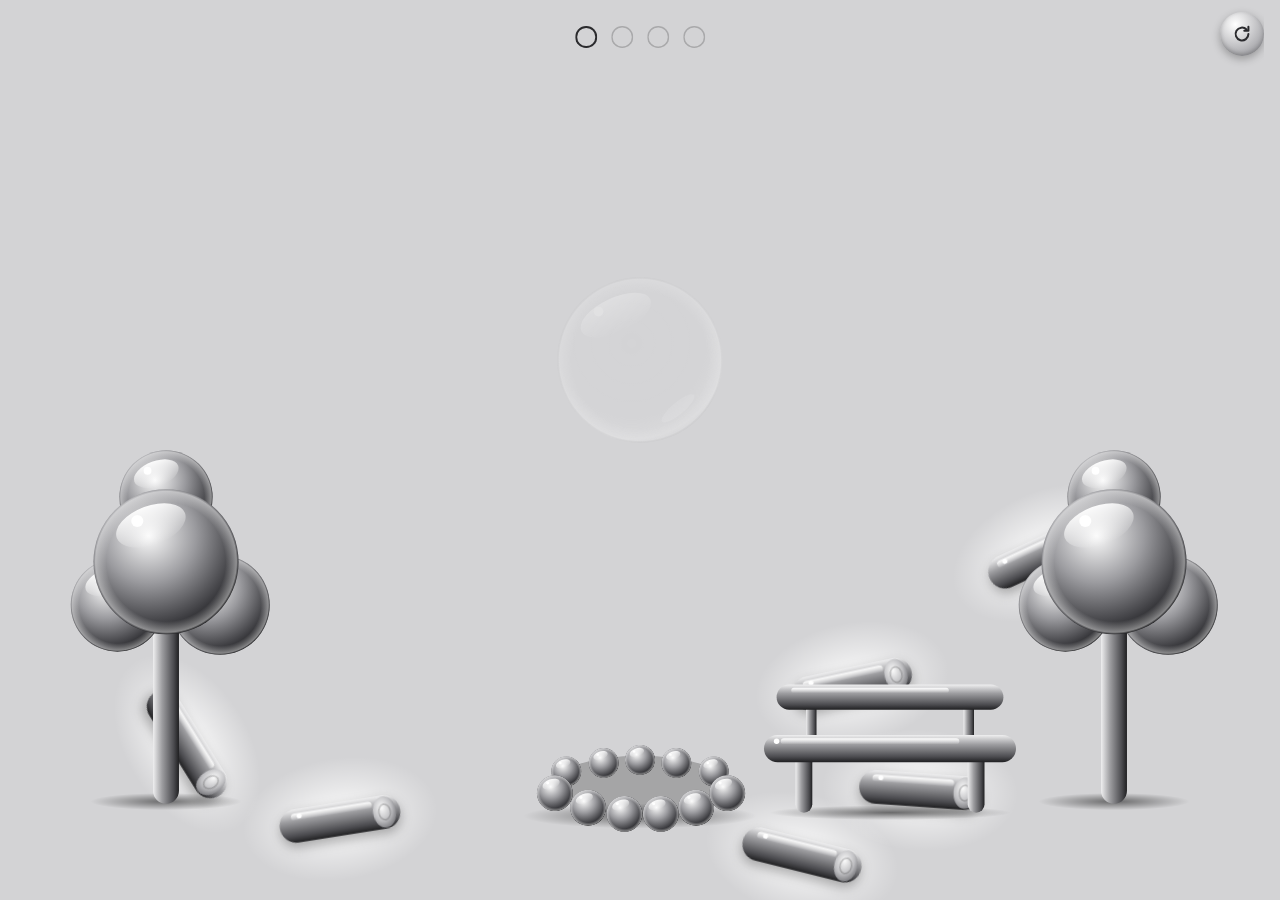
<file: studies/Campfire Wood.html>
<!doctype html><html><head><meta charset=utf8><meta name=viewport content="width=device-width,initial-scale=1,viewport-fit=cover"><style>:root{color-scheme:light;box-sizing:border-box;padding-top:env(safe-area-inset-top,0px);padding-bottom:env(safe-area-inset-bottom,0px)}html{scroll-padding-top:env(safe-area-inset-top,0px)}body{margin:0;padding:0;font:14px -apple-system,BlinkMacSystemFont,sans-serif;background:#fff;color:#000}img{max-width:100%}[hidden]:not([hidden=until-found i]){display:none!important}</style></head><body>
<title>Campfire Wood</title>
<meta name="claude:viewport-fit-sides" content="cover">
<style>
/* Layout: one full-bleed stage; hiding spots on the edges, collection bubble at center, fire below it. Grayscale glossy forms only. */
:root{
  --bg:#d3d3d5;
  --glow:rgba(255,255,255,.95);
  --track:rgba(0,0,0,.2);
  --ink:#2b2b2e;
  --btn-hi:#ffffff;
  --btn-lo:#a6a6aa;
  --shadow:rgba(0,0,0,.28);
}
@media (prefers-color-scheme: dark){
  :root:not([data-theme="light"]){
    --bg:#131315;--glow:rgba(255,255,255,.7);--track:rgba(255,255,255,.2);--ink:#e7e7e9;
    --btn-hi:#606064;--btn-lo:#1c1c1f;--shadow:rgba(0,0,0,.65);color-scheme:dark;
  }
}
:root[data-theme="dark"]{
  --bg:#131315;--glow:rgba(255,255,255,.7);--track:rgba(255,255,255,.2);--ink:#e7e7e9;
  --btn-hi:#606064;--btn-lo:#1c1c1f;--shadow:rgba(0,0,0,.65);color-scheme:dark;
}
html,body{height:100%}
body{
  background:var(--bg);overflow:hidden;
  padding-left:max(16px,env(safe-area-inset-left,0px));
  padding-right:max(16px,env(safe-area-inset-right,0px));
  padding-block:0;box-sizing:border-box;
}
.stage{position:relative;width:100%;height:100%;overflow:hidden;user-select:none;-webkit-user-select:none;-webkit-tap-highlight-color:transparent}
.host{position:absolute}
.host>svg.art{position:absolute;inset:0;width:100%;height:100%;overflow:visible;z-index:1}

/* hiding spots */
.tree{bottom:10%;width:24vmin;aspect-ratio:200/340;transform:translateX(-50%);z-index:2}
#treeL{left:12%}
#treeR{left:88%}
.bench{bottom:9%;left:70%;width:28vmin;aspect-ratio:240/140;transform:translateX(-50%);z-index:2}

/* fire */
.fire{bottom:7%;left:50%;width:30vmin;aspect-ratio:260/150;transform:translateX(-50%);z-index:3}
.fire>svg.back{z-index:0}
.fire>svg.front{z-index:2;transform-origin:50% 100%}
.fire-logs{position:absolute;inset:0;z-index:1}
.pit-glow{position:absolute;left:10%;right:10%;top:34%;bottom:4%;border-radius:50%;
  background:radial-gradient(closest-side,var(--glow),transparent);opacity:0;z-index:1;pointer-events:none;transition:opacity .3s}
.fire.armed .pit-glow{opacity:.45}
.fire.hot .pit-glow{opacity:1}
.fire.lit .pit-glow{opacity:1;animation:flick .5s ease-in-out infinite alternate}

/* collection bubble */
.bag{left:50%;top:40%;width:32vmin;aspect-ratio:1;transform:translate(-50%,-50%);z-index:5}
.bag>svg.art{transform:scale(.6);opacity:.3;transition:transform .7s cubic-bezier(.34,1.56,.64,1),opacity .5s}
.bag>svg.back{z-index:0}
.bag>svg.front{z-index:2;pointer-events:none}
.bag.full>svg.art{transform:none;opacity:1}
.bag.popped>svg.art{transform:scale(1.4);opacity:0;transition:transform .35s ease-out,opacity .3s}
.bag-logs{position:absolute;inset:0;z-index:1}

/* wood */
.log{position:absolute;width:14vmin;aspect-ratio:3/1;transform:translate(-50%,-50%);z-index:0;outline:none;touch-action:none}
.log-rot,.log-fx{position:relative;width:100%;height:100%}
.log-fx{transition:transform .2s cubic-bezier(.34,1.56,.64,1)}
.log svg{position:absolute;inset:0;width:100%;height:100%;overflow:visible;filter:drop-shadow(0 .6vmin .6vmin var(--shadow))}
.halo{position:absolute;left:-28%;right:-28%;top:-95%;bottom:-95%;border-radius:50%;
  background:radial-gradient(closest-side,var(--glow),transparent);opacity:0;pointer-events:none;transition:opacity .3s}
.log.wild{cursor:pointer}
.log.wild .halo{opacity:1;animation:glow 1.5s ease-in-out infinite alternate}
.log.wild:hover .halo,.log.wild:focus-visible .halo{animation-duration:.45s}
.log.wild:hover .log-fx,.log.wild:focus-visible .log-fx{transform:scale(1.08)}
.log.floorA{left:26%;top:91%}
.log.floorB{left:63%;top:95%}
.log.bagged{width:10.5vmin;z-index:1;cursor:grab}
.log.bagged .halo{opacity:.55}
.log.bagged .log-fx{animation:bob 2.4s ease-in-out infinite alternate;animation-delay:var(--d,0s)}
.log.bagged:hover .log-fx,.log.bagged:focus-visible .log-fx{animation-duration:.6s}
.log.dragging{width:15vmin;z-index:30;cursor:grabbing}
.log.dragging .halo{opacity:.9}
.log.burning{width:12vmin;z-index:1}
.fire.lit .log.burning .halo{opacity:.9;animation:glow .6s ease-in-out infinite alternate}
.fire.lit .log.burning svg{filter:brightness(1.3) drop-shadow(0 0 1.2vmin var(--glow))}

.ember{position:absolute;z-index:3;pointer-events:none;aspect-ratio:1}
.ember svg{display:block;width:100%;height:100%}
.ring{position:absolute;border-radius:50%;border:2px solid var(--glow);pointer-events:none;z-index:35;box-sizing:border-box}

/* progress + reset */
.pips{position:absolute;top:26px;left:50%;transform:translateX(-50%);display:flex;gap:max(10px,1.6vmin);z-index:40}
.pip{position:relative;width:max(14px,2.4vmin);aspect-ratio:1;border-radius:50%;box-shadow:inset 0 0 0 1.5px var(--track)}
.pip.current{box-shadow:inset 0 0 0 2px var(--ink)}
.pip.next{animation:pipPulse 1.1s ease-in-out infinite alternate}
.pip-fill{position:absolute;inset:0;transform:scale(0);transition:transform .6s cubic-bezier(.34,1.56,.64,1)}
.pip-fill svg{display:block;width:100%;height:100%}
.reset{position:absolute;top:12px;right:0;width:44px;height:44px;border-radius:50%;border:0;padding:0;cursor:pointer;z-index:40;
  background:radial-gradient(circle at 35% 28%,var(--btn-hi),var(--btn-lo) 75%);
  box-shadow:0 3px 8px var(--shadow),inset 0 -2px 4px rgba(0,0,0,.22);display:grid;place-items:center}
.reset:focus-visible{outline:2px solid var(--ink);outline-offset:3px}
.reset svg{width:22px;height:22px;fill:none;stroke:var(--ink);stroke-width:2.2;stroke-linecap:round;stroke-linejoin:round}

@keyframes glow{from{opacity:.4;transform:scale(.9)}to{opacity:1;transform:scale(1.06)}}
@keyframes bob{from{transform:translateY(-.6vmin) rotate(-2deg)}to{transform:translateY(.6vmin) rotate(2deg)}}
@keyframes flick{from{opacity:.7;transform:scale(.94)}to{opacity:1;transform:scale(1.08)}}
@keyframes pipPulse{from{box-shadow:inset 0 0 0 1.5px var(--track),0 0 0 0 var(--glow)}to{box-shadow:inset 0 0 0 1.5px var(--track),0 0 0 .7vmin var(--glow)}}

/* tall screens */
@media (max-aspect-ratio: 4/5){
  .tree{bottom:42%;width:28vmin}
  #treeL{left:17%}
  #treeR{left:83%}
  .bench{left:50%;bottom:3%;width:38vmin}
  .fire{bottom:19%;width:36vmin}
  .bag{top:34%;width:36vmin}
  .log.floorA{left:22%;top:68%}
  .log.floorB{left:80%;top:72%}
}
@media (prefers-reduced-motion: reduce){
  .log.wild .halo,.log.bagged .log-fx,.fire.lit .pit-glow,.fire.lit .log.burning .halo,.pip.next{animation:none}
}
</style>

<svg width="0" height="0" style="position:absolute" aria-hidden="true" focusable="false">
  <defs>
    <radialGradient id="gBody" cx="38%" cy="32%" r="72%">
      <stop offset="0" stop-color="#fafafa"/><stop offset=".45" stop-color="#9b9b9f"/>
      <stop offset=".85" stop-color="#3d3d41"/><stop offset="1" stop-color="#19191b"/>
    </radialGradient>
    <radialGradient id="gBodyL" cx="38%" cy="32%" r="72%">
      <stop offset="0" stop-color="#ffffff"/><stop offset=".45" stop-color="#e3e3e5"/>
      <stop offset=".85" stop-color="#9c9ca0"/><stop offset="1" stop-color="#6c6c70"/>
    </radialGradient>
    <radialGradient id="gRim" cx="50%" cy="50%" r="50%">
      <stop offset=".82" stop-color="#fff" stop-opacity="0"/><stop offset=".97" stop-color="#fff" stop-opacity=".45"/>
      <stop offset="1" stop-color="#fff" stop-opacity="0"/>
    </radialGradient>
    <linearGradient id="gSpec" x1="0" y1="0" x2="0" y2="1">
      <stop offset="0" stop-color="#fff" stop-opacity=".95"/><stop offset="1" stop-color="#fff" stop-opacity="0"/>
    </linearGradient>
    <linearGradient id="gCap" x1="0" y1="0" x2="0" y2="1">
      <stop offset="0" stop-color="#efeff0"/><stop offset=".35" stop-color="#9d9da0"/>
      <stop offset=".8" stop-color="#4b4b4f"/><stop offset="1" stop-color="#1f1f21"/>
    </linearGradient>
    <linearGradient id="gCapV" x1="0" y1="0" x2="1" y2="0">
      <stop offset="0" stop-color="#efeff0"/><stop offset=".35" stop-color="#9d9da0"/>
      <stop offset=".8" stop-color="#4b4b4f"/><stop offset="1" stop-color="#1f1f21"/>
    </linearGradient>
    <radialGradient id="gEnd" cx="40%" cy="35%" r="70%">
      <stop offset="0" stop-color="#fbfbfb"/><stop offset=".6" stop-color="#bebec1"/><stop offset="1" stop-color="#77777b"/>
    </radialGradient>
    <radialGradient id="gShadow" cx="50%" cy="50%" r="50%">
      <stop offset="0" stop-color="#000" stop-opacity=".5"/><stop offset="1" stop-color="#000" stop-opacity="0"/>
    </radialGradient>
    <radialGradient id="gGlass" cx="45%" cy="40%" r="60%">
      <stop offset="0" stop-color="#fff" stop-opacity=".05"/><stop offset=".75" stop-color="#fff" stop-opacity=".1"/>
      <stop offset=".96" stop-color="#fff" stop-opacity=".45"/><stop offset="1" stop-color="#fff" stop-opacity="0"/>
    </radialGradient>
    <symbol id="sph" viewBox="0 0 100 100">
      <circle cx="50" cy="50" r="48" fill="url(#gBody)"/>
      <circle cx="50" cy="50" r="48" fill="url(#gRim)"/>
      <ellipse cx="40" cy="26" rx="24" ry="13" fill="url(#gSpec)" transform="rotate(-20 40 26)"/>
      <circle cx="31" cy="23" r="4" fill="#fff"/>
    </symbol>
    <symbol id="sphL" viewBox="0 0 100 100">
      <circle cx="50" cy="50" r="48" fill="url(#gBodyL)"/>
      <circle cx="50" cy="50" r="48" fill="url(#gRim)"/>
      <ellipse cx="40" cy="26" rx="24" ry="13" fill="url(#gSpec)" transform="rotate(-20 40 26)"/>
      <circle cx="31" cy="23" r="4" fill="#fff"/>
    </symbol>
  </defs>
</svg>

<div class="stage" id="stage" role="application" aria-label="Campfire Wood">
  <div class="pips" id="pips" role="progressbar" aria-label="Step 1 of 4" aria-valuemin="0" aria-valuemax="100" aria-valuenow="0">
    <div class="pip current"><div class="pip-fill"><svg viewBox="0 0 100 100"><use href="#sphL"/></svg></div></div>
    <div class="pip"><div class="pip-fill"><svg viewBox="0 0 100 100"><use href="#sphL"/></svg></div></div>
    <div class="pip"><div class="pip-fill"><svg viewBox="0 0 100 100"><use href="#sphL"/></svg></div></div>
    <div class="pip"><div class="pip-fill"><svg viewBox="0 0 100 100"><use href="#sphL"/></svg></div></div>
  </div>
  <button class="reset" id="reset" type="button" aria-label="Reset">
    <svg viewBox="0 0 24 24"><path d="M19 12a7 7 0 1 1-2.05-4.95"/><path d="M19 4v4.5h-4.5"/></svg>
  </button>

  <div class="host tree" id="treeL">
    <svg class="art" viewBox="0 0 200 340" aria-hidden="true">
      <ellipse cx="100" cy="332" rx="70" ry="8" fill="url(#gShadow)"/>
      <rect x="88" y="150" width="24" height="184" rx="12" fill="url(#gCapV)"/>
      <use href="#sph" x="55" y="5" width="90" height="90"/>
      <use href="#sph" x="10" y="105" width="90" height="90"/>
      <use href="#sph" x="102" y="102" width="96" height="96"/>
      <use href="#sph" x="30" y="40" width="140" height="140"/>
    </svg>
  </div>
  <div class="host tree" id="treeR">
    <svg class="art" viewBox="0 0 200 340" aria-hidden="true">
      <ellipse cx="100" cy="332" rx="70" ry="8" fill="url(#gShadow)"/>
      <rect x="88" y="150" width="24" height="184" rx="12" fill="url(#gCapV)"/>
      <use href="#sph" x="55" y="5" width="90" height="90"/>
      <use href="#sph" x="10" y="105" width="90" height="90"/>
      <use href="#sph" x="102" y="102" width="96" height="96"/>
      <use href="#sph" x="30" y="40" width="140" height="140"/>
    </svg>
  </div>
  <div class="host bench" id="bench">
    <svg class="art" viewBox="0 0 240 140" aria-hidden="true">
      <ellipse cx="120" cy="134" rx="115" ry="7" fill="url(#gShadow)"/>
      <rect x="40" y="28" width="10" height="40" rx="5" fill="url(#gCapV)"/>
      <rect x="190" y="28" width="10" height="40" rx="5" fill="url(#gCapV)"/>
      <rect x="12" y="12" width="216" height="24" rx="12" fill="url(#gCap)"/>
      <rect x="26" y="15" width="150" height="5" rx="2.5" fill="url(#gSpec)"/>
      <rect x="30" y="78" width="16" height="56" rx="8" fill="url(#gCapV)"/>
      <rect x="194" y="78" width="16" height="56" rx="8" fill="url(#gCapV)"/>
      <rect x="0" y="60" width="240" height="26" rx="13" fill="url(#gCap)"/>
      <rect x="16" y="63" width="170" height="6" rx="3" fill="url(#gSpec)"/>
      <circle cx="12" cy="66" r="2.6" fill="#fff"/>
    </svg>
  </div>

  <div class="host bag" id="bag">
    <svg class="art back" viewBox="0 0 100 100" aria-hidden="true">
      <circle cx="50" cy="50" r="48" fill="url(#gGlass)"/>
      <circle cx="50" cy="50" r="47.5" fill="none" stroke="#000" stroke-opacity=".08"/>
    </svg>
    <div class="bag-logs" id="bagLogs"></div>
    <svg class="art front" viewBox="0 0 100 100" aria-hidden="true">
      <circle cx="50" cy="50" r="48" fill="url(#gRim)"/>
      <ellipse cx="36" cy="24" rx="22" ry="10" fill="url(#gSpec)" opacity=".85" transform="rotate(-25 36 24)"/>
      <circle cx="26" cy="22" r="2.8" fill="#fff"/>
      <ellipse cx="72" cy="78" rx="12" ry="3.5" fill="#fff" opacity=".35" transform="rotate(-40 72 78)"/>
    </svg>
  </div>

  <div class="host fire" id="fire">
    <svg class="art back" viewBox="0 0 260 150" aria-hidden="true">
      <ellipse cx="130" cy="130" rx="112" ry="12" fill="url(#gShadow)"/>
      <ellipse cx="130" cy="100" rx="84" ry="28" fill="#000" opacity=".22"/>
      <use href="#sph" x="44" y="72" width="30" height="30"/>
      <use href="#sph" x="80" y="64" width="30" height="30"/>
      <use href="#sph" x="115" y="61" width="30" height="30"/>
      <use href="#sph" x="150" y="64" width="30" height="30"/>
      <use href="#sph" x="186" y="72" width="30" height="30"/>
    </svg>
    <div class="pit-glow"></div>
    <div class="fire-logs" id="fireLogs"></div>
    <svg class="art front" viewBox="0 0 260 150" aria-hidden="true">
      <use href="#sph" x="30" y="90" width="36" height="36"/>
      <use href="#sph" x="62" y="104" width="36" height="36"/>
      <use href="#sph" x="97" y="110" width="36" height="36"/>
      <use href="#sph" x="132" y="110" width="36" height="36"/>
      <use href="#sph" x="166" y="104" width="36" height="36"/>
      <use href="#sph" x="196" y="90" width="36" height="36"/>
    </svg>
  </div>
</div>

<script>
(() => {
  const RM = matchMedia('(prefers-reduced-motion: reduce)').matches;
  const T = ms => RM ? Math.min(ms, 120) : ms;
  const $ = s => document.querySelector(s);
  const stage = $('#stage'), bag = $('#bag'), bagLogs = $('#bagLogs'), fire = $('#fire'), fireLogs = $('#fireLogs');
  const pips = [...document.querySelectorAll('.pip')], pipsEl = $('#pips');

  const SPECS = [
    { host: 'treeL', x: 60, y: 82, r: 58 },
    { host: 'treeR', x: 18, y: 30, r: -25 },
    { host: 'bench', x: 35, y: 8,  r: -12 },
    { host: 'bench', x: 62, y: 80, r: 4 },
    { host: 'stage', cls: 'floorA', r: -9 },
    { host: 'stage', cls: 'floorB', r: 14 },
  ];
  const N = SPECS.length;
  const BAG = [[34,36,-14],[66,38,12],[30,54,9],[70,56,-8],[38,72,-4],[62,72,6]];
  const FIRE = [[40,60,-38],[60,60,38],[50,66,0],[45,52,-62],[55,52,62],[50,46,90]];

  const WOOD = '<svg viewBox="0 0 120 40" aria-hidden="true">' +
    '<rect x="2" y="4" width="116" height="32" rx="16" fill="url(#gCap)"/>' +
    '<rect x="14" y="8" width="78" height="7" rx="3.5" fill="url(#gSpec)"/>' +
    '<ellipse cx="103" cy="20" rx="11" ry="15" fill="url(#gEnd)"/>' +
    '<ellipse cx="103" cy="20" rx="5.5" ry="7.5" fill="none" stroke="#000" stroke-opacity=".18" stroke-width="1.5"/>' +
    '<circle cx="22" cy="11" r="2.4" fill="#fff"/></svg>';

  let state, drag = null;

  const hostEl = h => h === 'stage' ? stage : document.getElementById(h);
  const fx = el => el.querySelector('.log-fx');
  const setRot = (el, r) => { el.dataset.r = r; el.firstElementChild.style.transform = `rotate(${r}deg)`; };

  function makeLog(spec, i) {
    const el = document.createElement('div');
    el.className = 'log wild' + (spec.cls ? ' ' + spec.cls : '');
    el.tabIndex = 0;
    el.setAttribute('role', 'button');
    el.setAttribute('aria-label', 'Piece of wood');
    el.innerHTML = `<div class="log-rot"><div class="log-fx"><div class="halo"></div>${WOOD}</div></div>`;
    if (spec.host !== 'stage') { el.style.left = spec.x + '%'; el.style.top = spec.y + '%'; }
    setRot(el, spec.r);
    hostEl(spec.host).appendChild(el);
  }

  function init() {
    if (state && state.ember) clearInterval(state.ember);
    drag = null;
    document.querySelectorAll('.log,.ember,.ring').forEach(n => n.remove());
    state = { collected: 0, placed: 0, slots: Array(N).fill(null), ember: null };
    bag.classList.remove('full', 'popped');
    fire.classList.remove('lit', 'armed', 'hot');
    pips.forEach((p, i) => { p.classList.toggle('current', i === 0); p.classList.remove('next'); });
    pips.forEach(p => p.firstElementChild.style.transform = 'scale(0)');
    SPECS.forEach(makeLog);
    setProgress();
  }

  function setProgress() {
    const p = (state.collected + state.placed) / (2 * N);
    pips[0].firstElementChild.style.transform = `scale(${p})`;
    pipsEl.setAttribute('aria-valuenow', Math.round(p * 100));
  }

  function centerOf(el) {
    const a = el.getBoundingClientRect(), s = stage.getBoundingClientRect();
    return [a.left + a.width / 2 - s.left, a.top + a.height / 2 - s.top];
  }

  function ring(x, y, size, dur = 520) {
    const d = document.createElement('div');
    d.className = 'ring';
    d.style.width = d.style.height = size + 'px';
    d.style.left = (x - size / 2) + 'px';
    d.style.top = (y - size / 2) + 'px';
    stage.appendChild(d);
    d.animate([{ transform: 'scale(.2)', opacity: 1 }, { transform: 'scale(1)', opacity: 0 }],
      { duration: T(dur), easing: 'cubic-bezier(.2,.7,.3,1)' }).onfinish = () => d.remove();
  }

  function flipMove(el, parent, pos, o) {
    const a = el.getBoundingClientRect();
    const r0 = +el.dataset.r || 0;
    el.getAnimations().forEach(x => x.cancel());
    el.classList.remove('wild', 'bagged', 'dragging', 'burning', 'floorA', 'floorB');
    if (o.cls) el.classList.add(o.cls);
    parent.appendChild(el);
    el.style.left = pos.x + '%';
    el.style.top = pos.y + '%';
    setRot(el, pos.r);
    const b = el.getBoundingClientRect();
    const dx = a.left + a.width / 2 - (b.left + b.width / 2);
    const dy = a.top + a.height / 2 - (b.top + b.height / 2);
    const s = a.width / b.width;
    const base = 'translate(-50%,-50%)';
    const k = [{ transform: `${base} translate(${dx}px,${dy}px) scale(${s})` }];
    if (o.arc) {
      const lift = Math.min(Math.hypot(dx, dy) * .35, 140);
      k.push({ offset: .5, transform: `${base} translate(${dx * .5}px,${dy * .5 - lift}px) scale(${(s + 1) / 2 * 1.15})` });
    }
    k.push({ transform: base });
    const ease = o.ease || 'cubic-bezier(.25,.8,.25,1)';
    const an = el.animate(k, { duration: o.dur, easing: ease });
    el.firstElementChild.animate([{ transform: `rotate(${r0}deg)` }, { transform: `rotate(${pos.r}deg)` }], { duration: o.dur, easing: ease });
    return an.finished.catch(() => {});
  }

  function squish(el, d = 260) {
    return fx(el).animate([
      { transform: 'scale(1)' }, { transform: 'scale(1.25,.72)' },
      { transform: 'scale(.86,1.2)' }, { transform: 'scale(1)' }
    ], { duration: T(d), easing: 'ease-out' }).finished.catch(() => {});
  }

  function wiggle(el) {
    fx(el).animate([
      { transform: 'rotate(0)' }, { transform: 'rotate(-11deg)' }, { transform: 'rotate(9deg)' },
      { transform: 'rotate(-5deg)' }, { transform: 'rotate(0)' }
    ], { duration: T(420), easing: 'ease-out' });
  }

  function jiggle(target, d = 420) {
    target.animate([
      { transform: 'scale(1,1)' }, { transform: 'scale(1.07,.93)' },
      { transform: 'scale(.96,1.04)' }, { transform: 'scale(1,1)' }
    ], { duration: T(d), easing: 'ease-out' });
  }

  async function collect(el) {
    if (!el.classList.contains('wild')) return;
    el.classList.remove('wild');
    const slot = state.slots.indexOf(null);
    state.slots[slot] = el;
    el.dataset.slot = slot;
    state.collected++;
    const [cx, cy] = centerOf(el);
    ring(cx, cy, 90);
    bag.classList.add('full');
    await squish(el);
    const [x, y, r] = BAG[slot];
    el.setAttribute('aria-label', 'Collected wood');
    await flipMove(el, bagLogs, { x, y, r }, { cls: 'bagged', arc: true, dur: T(720), ease: 'cubic-bezier(.3,.75,.25,1.05)' });
    el.style.setProperty('--d', (-slot * .4) + 's');
    bag.querySelectorAll('.art').forEach(s => jiggle(s, 360));
    setProgress();
  }

  function overFire(x, y) {
    const f = fire.getBoundingClientRect();
    const cx = f.left + f.width * .5, cy = f.top + f.height * .62;
    return Math.hypot((x - cx) / (f.width * .46), (y - cy) / (f.height * .62)) < 1;
  }

  function spark(n = 4) {
    for (let i = 0; i < n; i++) ember(true);
  }

  function ember(quick) {
    const d = document.createElement('div');
    d.className = 'ember';
    const w = quick ? 1.4 + Math.random() * 1.6 : 2 + Math.random() * 4.5;
    d.style.width = w + 'vmin';
    d.style.left = (42 + Math.random() * 16) + '%';
    d.style.top = '58%';
    d.innerHTML = '<svg viewBox="0 0 100 100"><use href="#sphL"/></svg>';
    fire.appendChild(d);
    const rise = quick ? 6 + Math.random() * 6 : 14 + Math.random() * 16;
    const drift = (Math.random() - .5) * (quick ? 12 : 8);
    d.animate([
      { transform: 'translate(-50%,-50%) translate(0,0) scale(.2)', opacity: 0 },
      { offset: .2, opacity: 1, transform: `translate(-50%,-50%) translate(${drift * .3}vmin,-${rise * .25}vmin) scale(1)` },
      { transform: `translate(-50%,-50%) translate(${drift}vmin,-${rise}vmin) scale(.15)`, opacity: 0 }
    ], { duration: T(quick ? 650 : 1300 + Math.random() * 900), easing: 'cubic-bezier(.2,.6,.3,1)' }).onfinish = () => d.remove();
  }

  async function place(el) {
    const slot = +el.dataset.slot;
    state.slots[slot] = null;
    const i = state.placed++;
    const [x, y, r] = FIRE[i];
    el.tabIndex = -1;
    el.setAttribute('aria-label', 'Wood in the fire');
    await flipMove(el, fireLogs, { x, y, r }, { cls: 'burning', dur: T(460), ease: 'cubic-bezier(.34,1.4,.64,1)' });
    squish(el, 300);
    fire.querySelector('.front').animate([
      { transform: 'scale(1,1)' }, { transform: 'scale(1.05,.9)' }, { transform: 'scale(.98,1.04)' }, { transform: 'scale(1,1)' }
    ], { duration: T(380), easing: 'ease-out' });
    spark();
    setProgress();
    if (state.placed === N) complete();
  }

  function back(el) {
    const [x, y, r] = BAG[+el.dataset.slot];
    flipMove(el, bagLogs, { x, y, r }, { cls: 'bagged', dur: T(540), ease: 'cubic-bezier(.34,1.56,.64,1)' })
      .then(() => { wiggle(el); bag.querySelectorAll('.art').forEach(s => jiggle(s)); });
  }

  function complete() {
    setTimeout(() => {
      fire.classList.add('lit');
      bag.classList.add('popped');
      const [bx, by] = centerOf(bag);
      ring(bx, by, bag.offsetWidth * 1.3, 600);
      const [fx_, fy] = centerOf(fire);
      ring(fx_, fy, fire.offsetWidth * 1.8, 900);
      pips[0].animate([{ transform: 'scale(1)' }, { transform: 'scale(1.5)' }, { transform: 'scale(1)' }],
        { duration: T(500), easing: 'cubic-bezier(.34,1.56,.64,1)' });
      pips[1].classList.add('next');
      state.ember = setInterval(() => { if (!document.hidden) ember(false); }, RM ? 600 : 120);
    }, T(250));
  }

  // pointer handling
  stage.addEventListener('pointerdown', e => {
    const el = e.target.closest('.log');
    if (!el) return;
    if (el.classList.contains('wild')) { e.preventDefault(); collect(el); }
    else if (el.classList.contains('bagged')) {
      e.preventDefault();
      const a = el.getBoundingClientRect();
      drag = { el, id: e.pointerId, sx: e.clientX, sy: e.clientY,
               ox: a.left + a.width / 2 - e.clientX, oy: a.top + a.height / 2 - e.clientY, moved: false };
    }
  });

  window.addEventListener('pointermove', e => {
    if (!drag || e.pointerId !== drag.id) return;
    const el = drag.el, s = stage.getBoundingClientRect();
    if (!drag.moved) {
      if (Math.hypot(e.clientX - drag.sx, e.clientY - drag.sy) < 5) return;
      drag.moved = true;
      el.getAnimations().forEach(x => x.cancel());
      el.classList.remove('bagged');
      el.classList.add('dragging');
      stage.appendChild(el);
      fire.classList.add('armed');
      fx(el).animate([{ transform: 'scale(.75)' }, { transform: 'scale(1.12)' }, { transform: 'scale(1)' }],
        { duration: T(240), easing: 'ease-out' });
    }
    el.style.left = (e.clientX + drag.ox - s.left) + 'px';
    el.style.top = (e.clientY + drag.oy - s.top) + 'px';
    fire.classList.toggle('hot', overFire(e.clientX, e.clientY));
  });

  function endDrag(e) {
    if (!drag || e.pointerId !== drag.id) return;
    const d = drag; drag = null;
    fire.classList.remove('armed', 'hot');
    if (!d.moved) { wiggle(d.el); return; }
    if (e.type === 'pointerup' && overFire(e.clientX, e.clientY)) place(d.el);
    else back(d.el);
  }
  window.addEventListener('pointerup', endDrag);
  window.addEventListener('pointercancel', endDrag);

  stage.addEventListener('keydown', e => {
    if (e.key !== 'Enter' && e.key !== ' ') return;
    const el = e.target.closest('.log');
    if (!el) return;
    e.preventDefault();
    if (el.classList.contains('wild')) collect(el);
    else if (el.classList.contains('bagged')) place(el);
  });

  $('#reset').addEventListener('click', e => {
    e.currentTarget.querySelector('svg').animate([{ transform: 'rotate(0)' }, { transform: 'rotate(360deg)' }],
      { duration: T(500), easing: 'cubic-bezier(.34,1.3,.64,1)' });
    init();
  });

  init();
})();
</script>

</body></html>
</file>
<file: docs/css/style.css>
/* Campfire at Dusk — flat grayscale style from the Rocks + Matches studies. */
:root{
  --bg:#e3e3e0;
  --ink:#1e1e1d;
  --faint:#a3a3a0;
  --rock:#878784;
  --rock-hi:#b4b4b1;
  --wood:#4a4a48;
  --wood-end:#7a7a77;
  --char:#929290;
  --bench:#6a6a67;
  --trunk:#7c7c79;
  --canopy:#c9c9c5;
  --canopy-hi:#dadad6;
  --box:#c9c9c5;
  --ash:#d2d2cf;
  --shadow:rgba(0,0,0,.14);
  --glow:#ffffff;
  --glass:rgba(255,255,255,.3);
  --f1:#2b2b2a; --f2:#6c6c69; --f3:#c6c6c2;
  --stick:#9e9e9a; --head:#2b2b2a;
  --dusk:#0c0c0f;
  --dusk-k:1;
  color-scheme:light;
}
@media (prefers-color-scheme: dark){:root:not([data-theme="light"]){
  --bg:#1a1a1b;--ink:#ececea;--faint:#555556;--rock:#79797b;--rock-hi:#a3a3a5;
  --wood:#59595b;--wood-end:#8a8a8c;--char:#3a3a3c;--bench:#4a4a4c;--trunk:#444446;
  --canopy:#2c2c2e;--canopy-hi:#363638;--box:#3a3a3c;--ash:#262627;--shadow:rgba(0,0,0,.5);
  --glow:#ffffff;--glass:rgba(255,255,255,.07);
  --f1:#efefed;--f2:#a9a9a7;--f3:#5c5c5e;--stick:#8e8e90;--head:#e2e2e0;
  --dusk:#000;--dusk-k:.7;color-scheme:dark}}
:root[data-theme="dark"]{
  --bg:#1a1a1b;--ink:#ececea;--faint:#555556;--rock:#79797b;--rock-hi:#a3a3a5;
  --wood:#59595b;--wood-end:#8a8a8c;--char:#3a3a3c;--bench:#4a4a4c;--trunk:#444446;
  --canopy:#2c2c2e;--canopy-hi:#363638;--box:#3a3a3c;--ash:#262627;--shadow:rgba(0,0,0,.5);
  --glow:#ffffff;--glass:rgba(255,255,255,.07);
  --f1:#efefed;--f2:#a9a9a7;--f3:#5c5c5e;--stick:#8e8e90;--head:#e2e2e0;
  --dusk:#000;--dusk-k:.7;color-scheme:dark}

*{box-sizing:border-box}
html,body{height:100%;margin:0}
body{background:var(--bg);color:var(--ink);overflow:hidden;
  font:14px -apple-system,BlinkMacSystemFont,"Segoe UI",sans-serif;
  padding-left:max(16px,env(safe-area-inset-left,0px));padding-right:max(16px,env(safe-area-inset-right,0px));
  padding-top:max(16px,env(safe-area-inset-top,0px));padding-bottom:max(16px,env(safe-area-inset-bottom,0px))}
#wrap{position:relative;height:100%;width:100%}
#scene{display:block;width:100%;height:100%;touch-action:none;user-select:none;-webkit-user-select:none;overflow:visible}
.sr{position:absolute;width:1px;height:1px;overflow:hidden;clip:rect(0 0 0 0);white-space:nowrap}

/* shapes */
.rk{fill:var(--rock)} .hl{fill:none;stroke:var(--rock-hi);stroke-width:3;stroke-linecap:round}
.shadow{fill:var(--shadow)} .log{fill:var(--wood);transition:fill 6s ease} .log-end{fill:var(--wood-end)} .ash{fill:var(--ash)}
.bench{fill:var(--bench)} .box{fill:var(--box)} .strike{fill:var(--wood)} .grit{fill:var(--wood-end)}
.stick{fill:var(--stick)} .head{fill:var(--head)}
.trunk{fill:var(--trunk)} .canopy{fill:var(--canopy)} .canopy-hl{fill:none;stroke:var(--canopy-hi);stroke-width:5;stroke-linecap:round}
.f1{fill:var(--f1)} .f2{fill:var(--f2)} .f3{fill:var(--f3)}
.spark{fill:var(--ink)} .ember{fill:var(--f2)}
.smoke{fill:none;stroke:var(--faint);stroke-width:3;stroke-linecap:round}
.puff,.ring{fill:none;stroke:var(--ink);stroke-width:2}
.glow-stop{stop-color:var(--glow)}
#dusk{fill:var(--dusk);pointer-events:none}
#light,#sparks,#smoke,#fxWorld{pointer-events:none}

/* collection bubble */
.glass{fill:var(--glass);stroke:var(--faint);stroke-width:.02}
.glass-hl{fill:none;stroke:var(--glow);stroke-width:.06;stroke-linecap:round}
.glass-dot{fill:var(--glow)}
#bubbleArt,#bubbleFront{pointer-events:none}

/* progress */
.dot{fill:transparent;stroke:var(--faint);stroke-width:2;transition:stroke .3s}
.dot.cur{stroke:var(--ink)}
.dot.on{stroke:var(--ink)}
.dot-fill{fill:var(--ink)}

/* rock slots (Rocks study) */
.slot{fill:none;stroke:var(--faint);stroke-width:2;stroke-dasharray:5 6}
#slots{opacity:0;transition:opacity .35s ease}
#slots.show{opacity:1}

/* signifiers: breathing glows */
.sig{opacity:0;transition:opacity .45s ease;pointer-events:none}
.sig.on{opacity:1}
.sig ellipse{animation:breathe 2.2s ease-in-out infinite;transform-box:fill-box;transform-origin:center}
#pileGlow{animation:breathe 2.4s ease-in-out infinite;transform-box:fill-box;transform-origin:center;pointer-events:none}
#pileGlow.off{animation:none;opacity:0;transition:opacity .5s}
@keyframes breathe{0%,100%{opacity:.55;transform:scale(.94)}50%{opacity:1;transform:scale(1.06)}}

/* pit glow while dragging wood (Wood study) */
#pitGlow{opacity:0;transition:opacity .3s;pointer-events:none;transform-box:fill-box;transform-origin:center}
#pit.armed #pitGlow{opacity:.45}
#pit.hot #pitGlow{opacity:1}
#pit.lit #pitGlow{opacity:1;animation:flick .5s ease-in-out infinite alternate}
#pit.coals #pitGlow{opacity:.7;animation:flick 1.6s ease-in-out infinite alternate}
@keyframes flick{from{opacity:.55;transform:scale(.94)}to{opacity:1;transform:scale(1.08)}}

/* wood */
.wlog{outline:none}
.whalo{opacity:0;transition:opacity .3s;pointer-events:none;transform-box:fill-box;transform-origin:center}
.wlog.wild .whalo{opacity:1;animation:glow 1.5s ease-in-out infinite alternate}
.wlog.wild:hover .whalo,.wlog.wild:focus-visible .whalo{animation-duration:.45s}
.wlog.bagged .whalo{opacity:.55}
.wlog.dragging .whalo{opacity:.9}
.wlog:focus-visible .log{stroke:var(--ink);stroke-width:2.5}
#fireLogs.lit .whalo{opacity:.9;animation:glow .6s ease-in-out infinite alternate}
#fireLogs.charred .log{fill:var(--char)}
@keyframes glow{from{opacity:.4;transform:scale(.9)}to{opacity:1;transform:scale(1.06)}}

/* cursors follow the active step */
.rk-body,.wlog,#match{cursor:default}
#scene[data-step="0"] .rk-body:not(.placed){cursor:grab}
#scene[data-step="0"] .rk-body.dragging{cursor:grabbing}
#scene[data-step="1"] .wlog.wild{cursor:pointer}
#scene[data-step="2"] .wlog.bagged{cursor:grab}
.wlog.dragging{cursor:grabbing}
#scene[data-step="3"] #match{cursor:grab}
#match.held{cursor:grabbing}
#match.gone{pointer-events:none}

/* reset */
#reset{position:absolute;top:0;right:0;width:44px;height:44px;border-radius:50%;z-index:2;
  border:1.5px solid var(--faint);background:var(--bg);color:var(--ink);cursor:pointer;
  display:grid;place-items:center;transition:transform .3s cubic-bezier(.3,1.6,.5,1),border-color .2s}
#reset:hover{border-color:var(--ink);transform:rotate(-40deg)}
#reset:focus-visible{outline:2px solid var(--ink);outline-offset:3px}
#reset svg{width:20px;height:20px}

@media (prefers-reduced-motion:reduce){
  .sig ellipse,#pileGlow,.wlog.wild .whalo,#fireLogs.lit .whalo,#pit.lit #pitGlow,#pit.coals #pitGlow{animation:none}
  .sig.on ellipse{opacity:.8}
}
</file>
